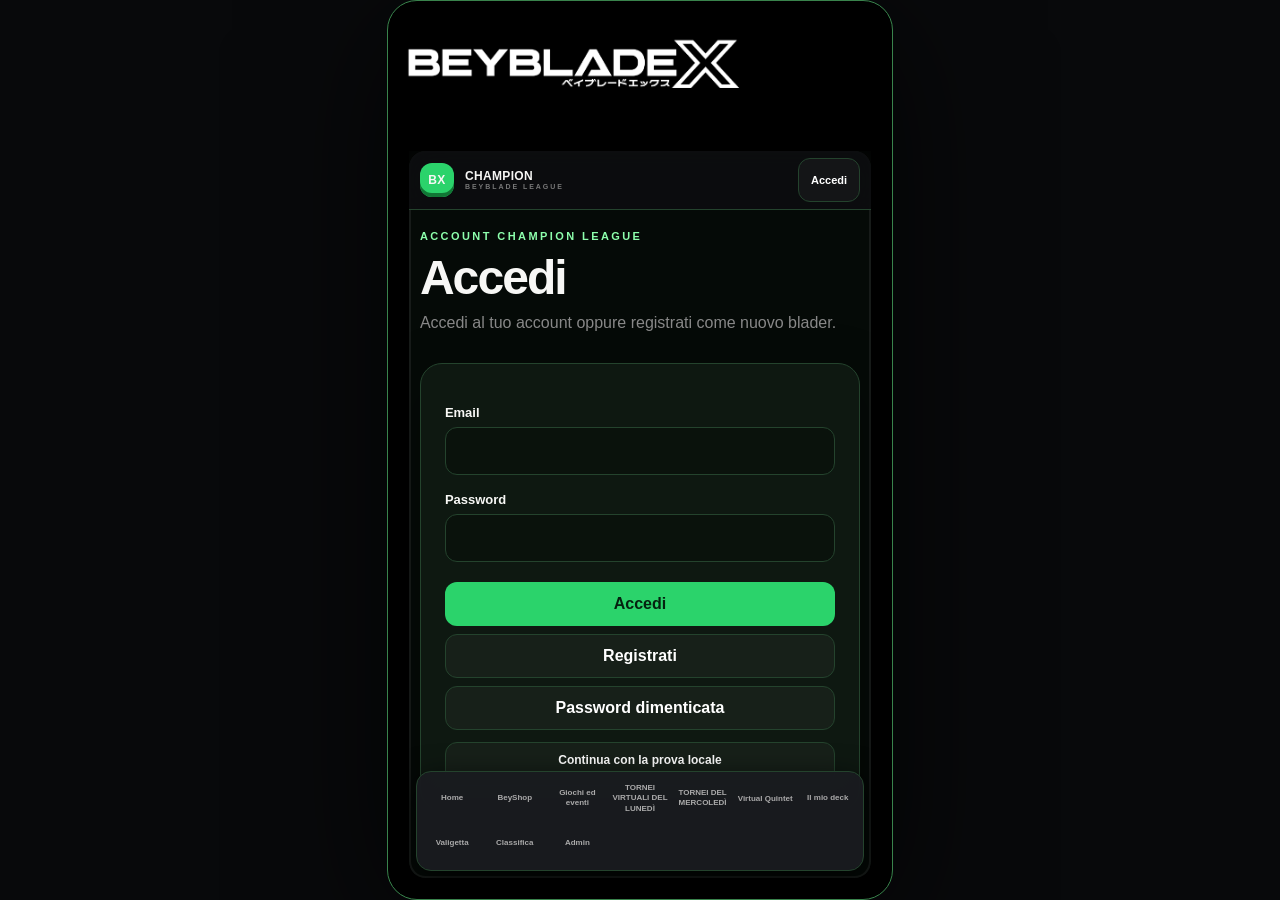
<file: index.html>
<!doctype html><html lang="it"><head><meta charset="utf-8"><meta name="viewport" content="width=device-width,initial-scale=1"><meta name="theme-color" content="#050a07"><link rel="manifest" href="./manifest.webmanifest"><link rel="icon" href="./icon.svg" type="image/svg+xml"><meta name="apple-mobile-web-app-capable" content="yes"><title>Beyblade Champion League</title><link rel="stylesheet" href="./style.css"><link rel="stylesheet" href="./beyblade.css"><script defer src="./vendor/supabase.js"></script><script defer src="./supabase-config.js"></script><script defer src="./original-ui.js"></script><script defer src="./deck-stats.js"></script><script defer src="./app.js"></script><link rel="apple-touch-icon" href="./icons/icon-180.png"></head><body><div class="pokedex-device"><div class="pokedex-screen"><div class="screen-scroll"><header class="top"><div class="shell"><div class="logo"><span class="mark">BX</span><span>CHAMPION<small>BEYBLADE LEAGUE</small></span></div><button id="account-button" class="btn secondary" data-page="login">Accedi</button></div></header><main class="main shell" id="app"><p>Caricamento Beyblade…</p></main><footer class="shell disclaimer">Progetto della community. Immagini e dati: <a href="https://github.com/catgamer109/Beydex-Public-Resources" target="_blank" rel="noopener">Beydex Public Resources</a>. BEYBLADE appartiene ai rispettivi titolari.</footer></div><nav class="nav" id="nav" aria-label="Menu principale"></nav></div></div><div id="feedback" role="status" aria-live="polite"></div></body></html>
</file>
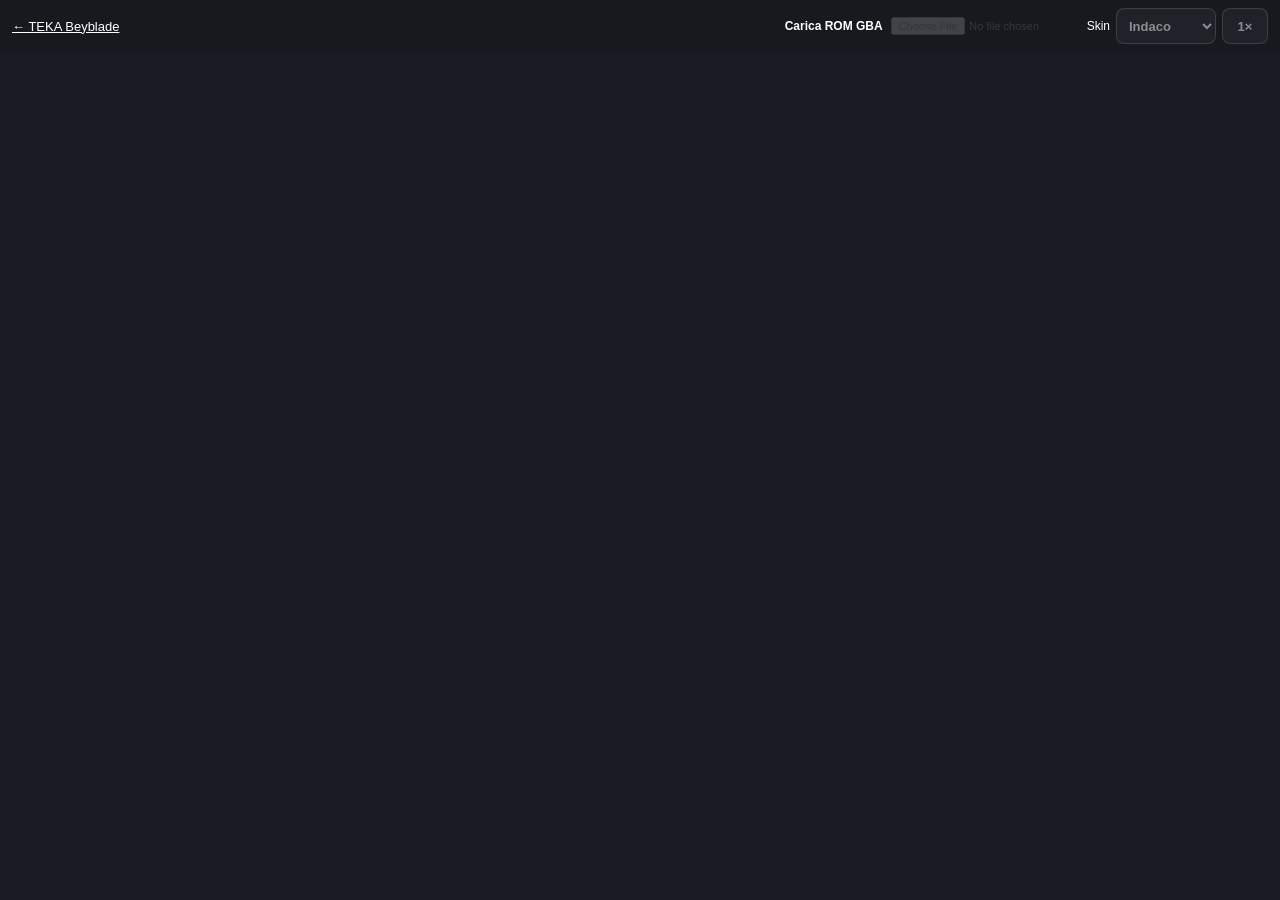
<file: emulator/index.html>
<!doctype html>
<html lang="it">
  <head>
    <meta charset="utf-8">
    <meta name="viewport" content="width=device-width,initial-scale=1,viewport-fit=cover">
    <title>Beyblade · Game Boy Advance</title>
    <script type="module" crossorigin src="./assets/index-40f193a196.js?v=emerald-1"></script>
    <link rel="stylesheet" crossorigin href="./assets/index-DIi9t4_9.css">
    <link rel="stylesheet" href="./game-screen.css?v=1">
    <script type="module" src="./game-screen.js?v=1"></script>
      <link rel="stylesheet" href="./quick-controls.css?v=1">
  </head>
  <body>
    <nav class="pokemon-nav"><a href="../">← TEKA Beyblade</a><div class="game-quick-controls"><label class="rom-upload">Carica ROM GBA<input id="gba-rom-input" type="file" accept=".gba" disabled></label><label for="skin-select">Skin</label><select id="skin-select" disabled><option value="indigo">Indaco</option><option value="glacier">Ghiaccio</option><option value="spice-orange">Arancio</option><option value="charcoal">Nero</option><option value="platinum">Argento</option><option value="fuchsia">Fucsia</option><option value="midnight-blue">Blu notte</option><option value="pink">Rosa</option><option value="gold">Oro</option><option value="famicom">Famicom</option><option value="nes">NES</option><option value="pikachu">Pikachu</option><option value="charizard">Charizard</option><option value="celebi">Celebi</option></select><button id="speed-toggle" type="button" disabled aria-label="Attiva velocità 2×" aria-pressed="false">1×</button></div></nav>
    <div id="root">Preparazione del Game Boy Advance…</div>
  </body>
</html>
</file>
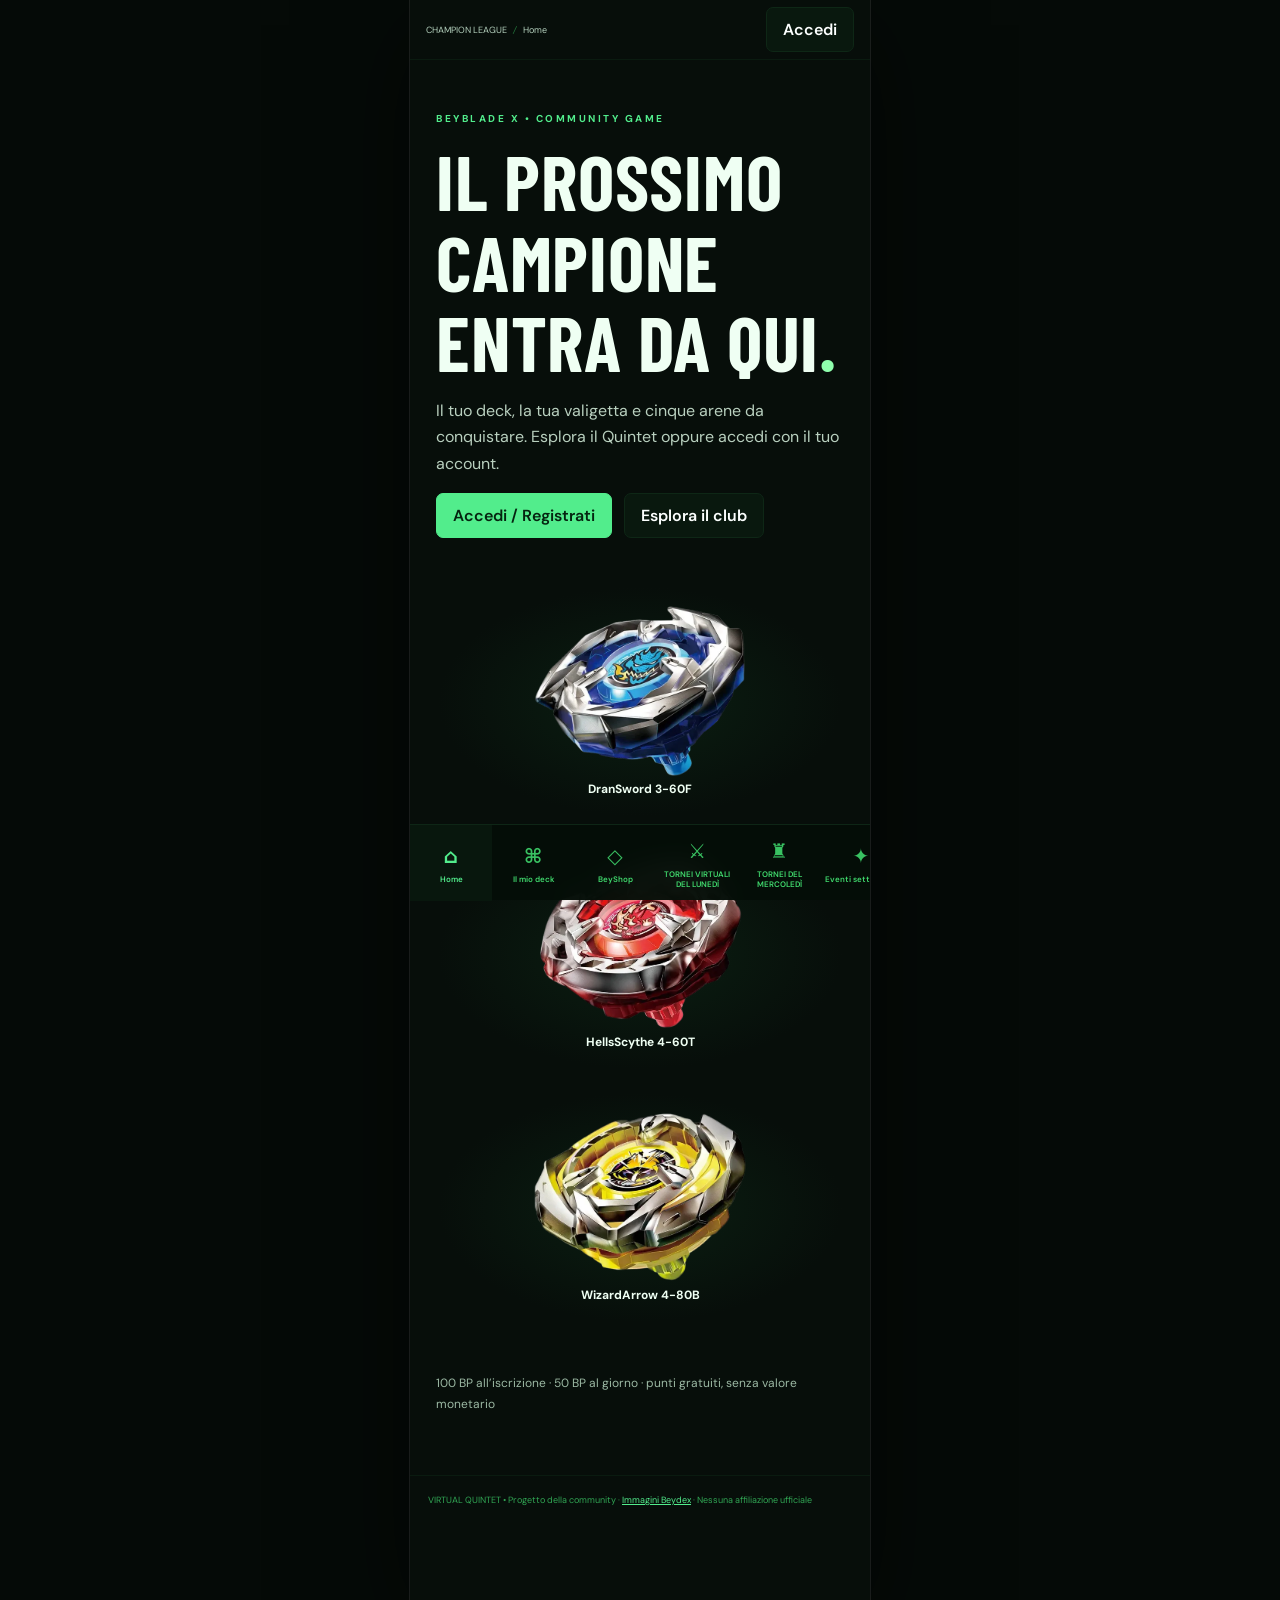
<file: games.html>
<!doctype html><html lang="it"><head><meta charset="UTF-8"><meta name="viewport" content="width=device-width, initial-scale=1"><meta name="theme-color" content="#050a07"><link rel="icon" href="./assets/icon-BPSHUrwV.svg"><link rel="manifest" href="./manifest.webmanifest"><title>Virtual Quintet • Beyblade X</title><script src="./supabase-config.js"></script><script src="./deck-stats.js"></script><link rel="apple-touch-icon" href="./assets/icon-180-C1kvj8vR.png">  <script type="module" crossorigin src="./assets/virtual-quintet.source-DKUE2NsC.js"></script>
  <link rel="modulepreload" crossorigin href="./assets/react-DsRUno5P.js">
  <link rel="modulepreload" crossorigin href="./assets/supabase-s3XNS0mn.js">
  <link rel="modulepreload" crossorigin href="./assets/qr-DpynCwP9.js">
  <link rel="stylesheet" crossorigin href="./assets/virtual-quintet-2HWU32M3.css">
</head><body><div id="vq-root"></div></body></html>
</file>
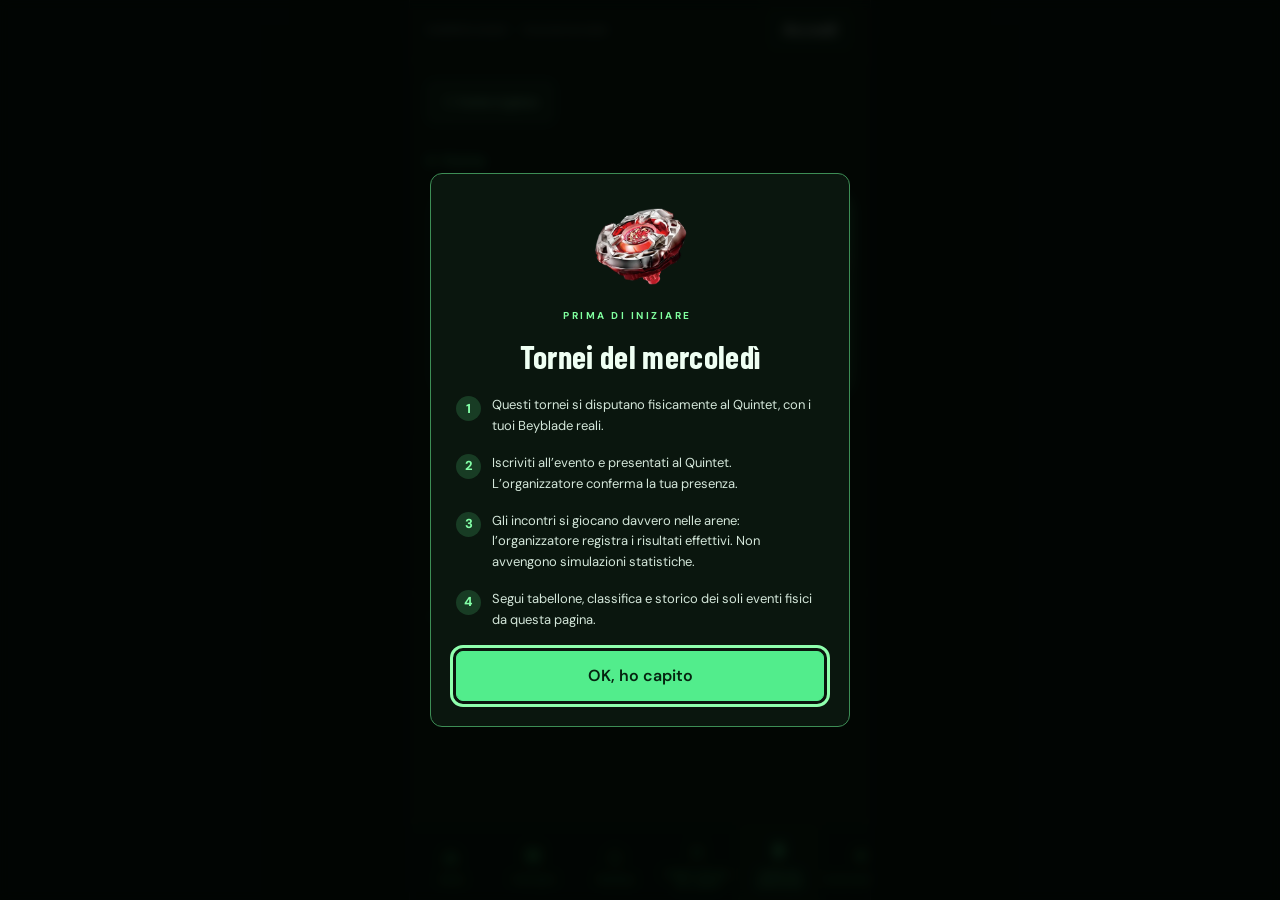
<file: real-tournaments.html>
<!doctype html><html lang="it"><head><meta charset="UTF-8"><meta name="viewport" content="width=device-width, initial-scale=1"><meta name="theme-color" content="#050a07"><link rel="icon" href="./assets/icon-BPSHUrwV.svg"><link rel="manifest" href="./manifest.webmanifest"><title>Tornei del mercoledì · Champion League</title><script src="./supabase-config.js"></script><script src="./deck-stats.js"></script><link rel="apple-touch-icon" href="./assets/icon-180-C1kvj8vR.png">  <script type="module" crossorigin src="./assets/virtual-quintet.source-DKUE2NsC.js"></script>
  <link rel="modulepreload" crossorigin href="./assets/react-DsRUno5P.js">
  <link rel="modulepreload" crossorigin href="./assets/supabase-s3XNS0mn.js">
  <link rel="modulepreload" crossorigin href="./assets/qr-DpynCwP9.js">
  <link rel="stylesheet" crossorigin href="./assets/virtual-quintet-2HWU32M3.css">
</head><body><div id="vq-root"></div></body></html>
</file>
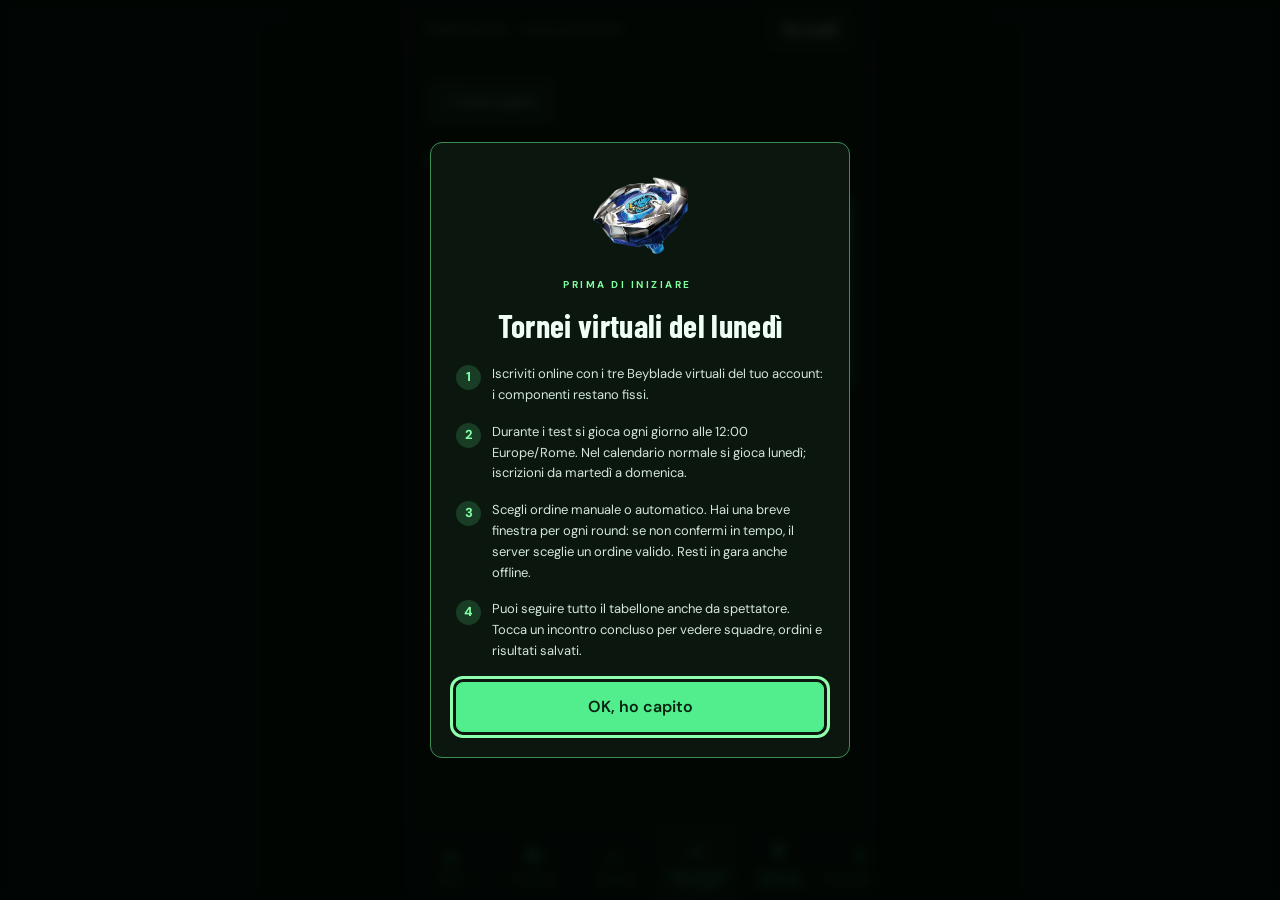
<file: virtual-tournaments.html>
<!doctype html><html lang="it"><head><meta charset="UTF-8"><meta name="viewport" content="width=device-width, initial-scale=1"><meta name="theme-color" content="#050a07"><link rel="icon" href="./assets/icon-BPSHUrwV.svg"><link rel="manifest" href="./manifest.webmanifest"><title>Tornei virtuali del lunedì · Champion League</title><script src="./supabase-config.js"></script><script src="./deck-stats.js"></script><link rel="apple-touch-icon" href="./assets/icon-180-C1kvj8vR.png">  <script type="module" crossorigin src="./assets/virtual-quintet.source-DKUE2NsC.js"></script>
  <link rel="modulepreload" crossorigin href="./assets/react-DsRUno5P.js">
  <link rel="modulepreload" crossorigin href="./assets/supabase-s3XNS0mn.js">
  <link rel="modulepreload" crossorigin href="./assets/qr-DpynCwP9.js">
  <link rel="stylesheet" crossorigin href="./assets/virtual-quintet-2HWU32M3.css">
</head><body><div id="vq-root"></div></body></html>
</file>
<file: style.css>
:root{--red:#268241;--red2:#0c2214;--ink:#0d0e10;--panel:#1a1c20;--yellow:#40d76c;--muted:#999;--line:#ffffff16;--green:#39c061}*{box-sizing:border-box}html{scroll-behavior:smooth;-webkit-text-size-adjust:100%}body{margin:0;min-width:320px;overflow-x:hidden;background:var(--ink);color:#f7f7f5;font-family:Inter,Arial,sans-serif;background-image:radial-gradient(circle at 90% 0,#26824144,transparent 32%)}button,input,textarea,select{font:inherit}button,a{cursor:pointer;touch-action:manipulation}.hidden{display:none!important}.shell{width:min(1180px,calc(100% - 32px));margin:auto}.top{position:sticky;top:0;z-index:20;border-bottom:1px solid var(--line);background:#0d0e10e8;backdrop-filter:blur(15px)}.top .shell{height:68px;display:flex;align-items:center;justify-content:space-between}.logo{display:flex;gap:11px;align-items:center;font-weight:900;letter-spacing:.03em}.mark{display:grid;place-items:center;width:42px;height:42px;border-radius:12px;background:var(--red);box-shadow:inset 0 -4px var(--red2)}.logo small{display:block;color:#777;font-size:9px;letter-spacing:.28em}.nav{display:flex;gap:5px}.nav button,.btn{border:0;border-radius:12px;min-height:44px;padding:10px 15px;background:transparent;color:#aaa;font-weight:800}.nav button:hover,.nav button.active{background:#ffffff0d;color:#fff}.btn.primary{background:var(--red);color:#fff}.btn.secondary{border:1px solid var(--line);background:#ffffff09;color:#fff}.main{padding:42px 0 100px}.eyebrow{color:var(--yellow);font-size:11px;font-weight:900;letter-spacing:.22em;text-transform:uppercase}.title{font-size:clamp(32px,5vw,48px);margin:8px 0 5px;letter-spacing:-.04em}.sub{color:#888;margin:0 0 28px;max-width:650px;line-height:1.6}.grid{display:grid;gap:20px}.cols{grid-template-columns:1.35fr .65fr}.panel{border:1px solid var(--line);border-radius:22px;background:var(--panel);box-shadow:0 20px 60px #0005;overflow:hidden}.pad{padding:24px}.bar{height:7px;background:var(--red)}.profile-head{display:flex;justify-content:space-between;gap:20px}.profile h2{font-size:34px;margin:8px 0}.chips{display:flex;flex-wrap:wrap;gap:8px}.chip{padding:8px 11px;border-radius:9px;background:#0004;color:#aaa;font-size:12px}.balance{background:#40d76c13;border:1px solid #40d76c33;border-radius:16px;padding:15px;color:var(--yellow);white-space:nowrap}.balance b{display:block;font-size:28px;margin-top:4px}.rule{height:1px;background:var(--line);margin:24px 0}.badges{display:grid;grid-template-columns:repeat(8,1fr);gap:8px}.badge{aspect-ratio:1;display:grid;place-items:center;border:1px solid #ffffff0c;border-radius:12px;background:#0003;color:#555;font-size:22px}.badge.on{color:var(--yellow);border-color:#40d76c55;background:#40d76c12}.stats{display:grid;grid-template-columns:repeat(2,1fr);gap:10px;margin-top:20px}.stat{background:#0004;padding:16px;border-radius:13px}.stat small{color:#777}.stat b{display:block;font-size:21px;margin-top:4px}.actions{display:grid;gap:9px;margin-top:16px}.actions .btn{text-align:left}.list .row{display:grid;grid-template-columns:60px 1fr 130px 120px;align-items:center;gap:12px;padding:16px 22px;border-bottom:1px solid #ffffff0b}.list .row:hover{background:#ffffff08}.rank{display:grid;place-items:center;width:38px;height:38px;border-radius:50%;background:#ffffff0b;font-weight:900}.rank.top3{background:var(--yellow);color:#111}.muted{color:#777;font-size:12px}.yellow{color:var(--yellow)}.green{color:var(--green)}.form{width:min(650px,100%);margin:auto}.field{width:100%;min-height:48px;padding:13px 15px;margin-top:7px;border:1px solid var(--line);border-radius:12px;background:#0004;color:#fff;outline:0}.field:focus{border-color:#40d76c88}label{display:block;margin-top:17px;font-size:13px;font-weight:800}.form-actions{display:flex;gap:10px;margin-top:22px}.notice{padding:12px;border-radius:12px;background:#26824122;color:#52f58c;margin-top:15px}.success{text-align:center;padding:45px}.success .big{font-size:55px;color:var(--green)}.tx-row{display:grid;grid-template-columns:minmax(0,1fr) auto;gap:12px;padding:17px 20px;border-bottom:1px solid #ffffff0b}.tx-row span{min-width:0}.qr{text-align:center}.qr canvas{background:white;padding:15px;border-radius:16px;max-width:100%;height:auto}.admin-stats{grid-template-columns:repeat(3,1fr)}.admin-stats .panel{padding:20px}.admin-stats b{font-size:25px;display:block;margin-top:12px}.mobile{display:none}.disclaimer{text-align:center;color:#555;font-size:11px;margin-top:20px}
    @media(max-width:800px){.shell{width:min(100% - 24px,680px)}.top .shell{height:60px}.top .btn{min-height:38px;padding:7px 10px;font-size:11px}.logo{font-size:13px;gap:8px}.logo small{font-size:7px}.mark{width:36px;height:36px;border-radius:10px}.nav{position:fixed;bottom:max(8px,env(safe-area-inset-bottom));left:8px;right:8px;display:grid;grid-template-columns:repeat(7,1fr);gap:2px;background:#1a1c20f5;border:1px solid var(--line);border-radius:17px;padding:6px;justify-content:space-around;box-shadow:0 10px 40px #000;backdrop-filter:blur(18px)}.nav button{min-width:0;min-height:46px;padding:6px 2px;font-size:9px;white-space:nowrap;overflow:hidden;text-overflow:ellipsis}.cols{grid-template-columns:1fr}.profile-head{flex-direction:column}.balance{width:100%;white-space:normal}.badges{grid-template-columns:repeat(4,1fr)}.list .row{grid-template-columns:42px minmax(0,1fr) auto;padding:14px 12px}.list .row .desktop{display:none}.list .row>span:nth-child(2){min-width:0}.list .row>span:nth-child(2) b{display:block;overflow:hidden;text-overflow:ellipsis;white-space:nowrap}.admin-stats{grid-template-columns:1fr}.mobile{display:block}.main{padding-top:24px;padding-bottom:calc(92px + env(safe-area-inset-bottom))}.title{font-size:32px;line-height:1.05}.sub{font-size:14px;margin-bottom:22px}.panel{border-radius:18px}.pad{padding:18px}.profile h2{font-size:28px}.balance b{font-size:25px}.stats{grid-template-columns:1fr 1fr}.stat{padding:13px}.stat b{font-size:17px}.actions .btn{min-height:50px}.tx-row{padding:15px 14px;font-size:13px}.tx-row b:last-child{font-size:13px}.form-actions{display:grid;grid-template-columns:1fr}.form-actions .btn{width:100%}.success{padding:32px 18px}.qr canvas{width:min(100%,280px)!important}.eyebrow{letter-spacing:.16em}}
    @media(max-width:380px){.shell{width:calc(100% - 18px)}.nav{left:5px;right:5px;padding:5px 3px}.nav button{font-size:8px}.top .btn{font-size:0;width:40px}.top .btn:after{content:'↻';font-size:19px}#notification-button:after{content:'🔔'}#register-button:after{content:'+'}.badges{gap:6px}.profile h2{font-size:25px}.title{font-size:29px}.chip{font-size:10px}.stats{grid-template-columns:1fr}.list .row{grid-template-columns:38px minmax(0,1fr) auto;gap:7px}.rank{width:34px;height:34px}.list .row>.btn{padding:8px;font-size:10px}}
    @media print{.top,.nav,.no-print{display:none}.panel{box-shadow:none}.main{padding:0}body{background:white;color:#111}.qr canvas{border:1px solid #ddd}}
  

    .feature-grid{display:grid;grid-template-columns:repeat(3,1fr);gap:14px}.feature{padding:18px;border:1px solid var(--line);border-radius:16px;background:#0003}.feature b{display:block;margin:7px 0}.catalog{display:grid;grid-template-columns:repeat(3,1fr);gap:15px}.product{display:flex;flex-direction:column;padding:19px}.product .price{font-size:22px;color:var(--yellow);margin-top:auto;padding-top:18px}.tag,.status{display:inline-flex;width:max-content;border-radius:99px;padding:5px 9px;background:#ffffff0b;color:#aaa;font-size:10px;font-weight:900;text-transform:uppercase;letter-spacing:.08em}.status.valid,.status.confirmed,.status.ready{background:#39c06120;color:var(--green)}.status.used,.status.delivered{background:#40d76c20;color:var(--yellow)}.status.refunded,.status.cancelled,.status.expired{background:#26824130;color:#52f58c}.event-hero{display:grid;grid-template-columns:1fr 310px;gap:22px}.event-info{display:grid;grid-template-columns:repeat(2,1fr);gap:10px;margin-top:20px}.ticket{border:1px dashed #40d76c66;background:#40d76c0b}.ticket-code{font-family:monospace;font-size:18px;letter-spacing:.1em}.participants{display:flex;flex-wrap:wrap;gap:7px}.receipt{width:min(580px,100%);margin:auto}.admin-tools{display:flex;flex-wrap:wrap;gap:8px;margin-bottom:18px}
    @media(max-width:800px){.feature-grid,.catalog{grid-template-columns:1fr}.event-hero{grid-template-columns:1fr}.event-info{grid-template-columns:1fr 1fr}.product{min-height:0}.ticket-code{font-size:15px}.admin-tools{display:grid;grid-template-columns:1fr 1fr}.admin-tools .btn{padding:8px;font-size:11px}}
    .btn.with-icon{display:flex;align-items:center;gap:10px}.btn-icon{width:24px;height:24px;object-fit:contain;flex:0 0 24px}.btn.primary .btn-icon{filter:none}.gym-leader{float:right;width:200px;height:200px;margin:-4px 0 16px 20px;display:grid;place-items:center;border-radius:22px;background:linear-gradient(145deg,#ffffff0d,#0003);overflow:hidden}.gym-leader img{width:100%;height:100%;object-fit:contain}.gym-leader figcaption{display:none}.admin-form-grid{display:grid;grid-template-columns:1fr 1fr;gap:0 14px}.admin-form-grid .wide{grid-column:1/-1}.admin-form-grid label{min-width:0}.admin-form-grid .field{min-width:0}.modal-backdrop{position:fixed;inset:0;z-index:100;display:grid;place-items:center;padding:16px;background:#000c;backdrop-filter:blur(8px)}.modal-card{width:min(720px,100%);max-height:calc(100vh - 32px);overflow:auto}
    .bug-pokemon{display:block;width:150px;height:150px;margin:8px auto 14px;object-fit:contain}.net-ball-choice{display:block;width:160px;height:160px;margin:12px auto 18px;object-fit:contain;transition:transform .18s ease,filter .18s ease}.feature:hover .net-ball-choice{transform:scale(1.06);filter:drop-shadow(0 8px 18px #39c06144)}.bug-result-image{display:block;width:190px;height:190px;margin:0 auto 12px;object-fit:contain}
    .btn.secondary.limited-event-button{background:linear-gradient(120deg,#102c19,#2a8d47);border:1px solid #4af57d;color:#fff;box-shadow:0 0 14px #3ccc672b;text-align:left}.btn.secondary.limited-event-button:hover{background:linear-gradient(120deg,#268141,#31a553)}.limited-event-copy{display:flex;flex-direction:column;gap:4px;min-width:0}.limited-event-copy small{font-size:11px;line-height:1.4;font-weight:500;color:#f7fff9;white-space:normal}
    .fossils-beta-badge{margin-left:auto;padding:5px 8px;border-radius:999px;background:#39c0611f;color:#48f37a;font-size:10px;white-space:nowrap}
    .quick-event-button{display:flex;align-items:center;gap:9px}.quick-event-button .quick-event-status{margin-left:auto;padding:5px 8px;border-radius:999px;background:#ffffff0b;color:#999;font-size:10px}.quick-event-button .quick-event-status.open{background:#39c0611f;color:#39c061}.quick-event-button .quick-event-status.closed{background:#40d76c18;color:#40d76c}.fossil-rocks{display:grid;grid-template-columns:repeat(3,1fr);gap:12px}.fossil-rock{min-width:0;padding:18px 8px;text-align:center}.fossil-rock button{width:100%;border:0;background:transparent;color:inherit}.fossil-rock img{display:block;width:min(150px,100%);aspect-ratio:1;margin:auto;object-fit:contain}.fossil-rock.revealed{background:#39c0610b;border-color:#39c06133}@media(max-width:560px){.fossil-rocks{grid-template-columns:1fr}.fossil-rock img{width:130px}}
    @media(max-width:800px){.gym-leader{width:150px;height:150px;margin-left:14px}.admin-form-grid{grid-template-columns:1fr}}
    @media(max-width:380px){.event-info{grid-template-columns:1fr}.admin-tools{grid-template-columns:1fr}.btn-icon{width:22px;height:22px;flex-basis:22px}.gym-leader{float:none;width:100%;height:180px;margin:14px 0}#register-button{font-size:9px!important;width:auto!important;padding:6px!important}#register-button:after{content:none!important}}
  
.qr #qr-canvas{width:min(100%,420px)!important;height:auto!important}.qr-fullscreen{position:fixed;inset:0;z-index:200;display:grid;place-items:center;padding:20px;background:#000}.qr-fullscreen img{width:min(92vw,680px);height:auto;background:#fff}
@media(max-width:800px){.feature-grid .feature{grid-column:auto!important}}

    .btn.danger{border:1px solid #26824166;background:#26824118;color:#52f58c}.event-banner{display:flex;align-items:center;justify-content:space-between;gap:20px;margin-bottom:18px}.event-count{min-width:145px;padding:16px;border-radius:15px;background:#0004;text-align:center}.event-count b{display:block;font-size:30px;color:var(--yellow)}.event-count small{color:#888}.rocket-head,.rocket-row{display:grid;grid-template-columns:minmax(0,1fr) 190px 150px;gap:15px;align-items:center;padding:17px 22px}.rocket-head{border-bottom:1px solid var(--line);color:#777;font-size:10px;font-weight:900;text-transform:uppercase;letter-spacing:.12em}.rocket-row{border-bottom:1px solid #ffffff0b}.rocket-row>:last-child{text-align:right}.admin-event-grid{display:grid;grid-template-columns:repeat(2,minmax(0,1fr));gap:16px}.row-actions{display:flex;gap:6px;justify-content:flex-end}
    @media(max-width:800px){body{background-image:radial-gradient(circle at 80% 0,#26824133,transparent 24%)}.top{border-bottom-color:#ffffff0c}.main{padding-top:20px}.eyebrow{font-size:10px}.title{font-size:30px;margin-top:6px}.sub{line-height:1.5}.panel{box-shadow:0 10px 30px #0004}.feature-grid{gap:10px}.feature{padding:16px}.event-banner{align-items:flex-start;flex-direction:column}.event-count{width:100%;display:flex;align-items:center;justify-content:space-between;text-align:left}.event-count b{font-size:25px}.rocket-head{display:none}.rocket-row{grid-template-columns:minmax(0,1fr) auto;padding:16px}.rocket-row .status{grid-column:1}.rocket-row>:last-child{grid-column:2;grid-row:1;text-align:right}.admin-event-grid{grid-template-columns:1fr}.row-actions{grid-column:1/-1;justify-content:stretch}.row-actions .btn{flex:1}.nav{overflow:hidden}.nav button{letter-spacing:-.02em}.field{font-size:16px}.btn{min-height:48px}.profile .pad{padding:17px}.profile-head{gap:12px}}
    @media(max-width:380px){.rocket-row{padding:14px 12px}.event-count{padding:12px}.admin-tools{display:flex;flex-direction:column}.admin-tools .btn{width:100%}}
  

    :root{
      --pokedex-frame-width:1080;
      --pokedex-frame-height:1920;
      --pokedex-screen-top:16.666667%;
      --pokedex-screen-left:4.166667%;
      --pokedex-screen-width:91.666667%;
      --pokedex-screen-height:80.989583%;
    }
    body{height:100dvh;overflow:hidden;display:grid;place-items:center;background:#08090b}
    .pokedex-device{position:relative;width:min(100vw,56.25dvh);aspect-ratio:1080/1920;overflow:hidden;background-image:url('./sfondo.png'),linear-gradient(155deg,#07120b 0%,#268241 42%,#091a0f 100%);background-size:100% 100%;background-position:center;background-repeat:no-repeat;filter:drop-shadow(0 24px 70px #000a)}
    html.halloween-background .pokedex-device{background-image:url('./sfondo%20halloween.png'),linear-gradient(155deg,#06110a 0%,#102c1a 42%,#050c07 100%)}
    .pokedex-screen{position:absolute;top:var(--pokedex-screen-top);left:var(--pokedex-screen-left);width:var(--pokedex-screen-width);height:var(--pokedex-screen-height);overflow:hidden;border-radius:clamp(8px,1.3vw,18px);background:var(--ink);box-shadow:inset 0 0 0 2px #ffffff12}
    .screen-scroll{height:100%;overflow-x:hidden;overflow-y:auto;overscroll-behavior:contain;scrollbar-width:thin;scrollbar-color:#268241 #111}
    .screen-scroll::-webkit-scrollbar{width:5px}.screen-scroll::-webkit-scrollbar-track{background:#111}.screen-scroll::-webkit-scrollbar-thumb{background:var(--red);border-radius:10px}
    .pokedex-screen .shell{width:calc(100% - 22px)}
    .pokedex-screen .main{padding-top:20px;padding-bottom:82px}
    .pokedex-screen .top .shell{height:58px}
    .pokedex-screen .nav{position:absolute!important;z-index:50;left:7px!important;right:7px!important;bottom:7px!important;top:auto;display:grid!important;grid-template-columns:repeat(7,1fr);gap:2px;padding:5px;border:1px solid var(--line);border-radius:15px;background:#1a1c20f5;box-shadow:0 8px 30px #000b;backdrop-filter:blur(16px)}
    .pokedex-screen .nav button{min-width:0;min-height:43px;padding:5px 2px;font-size:8px;overflow:hidden;text-overflow:ellipsis;white-space:nowrap}
    .supabase-status{position:absolute;right:9px;bottom:64px;z-index:60;padding:7px 9px;border-radius:9px;background:#1a1c20;border:1px solid #ffffff16;color:#999;font-size:9px}
    .pokedex-screen .cols,.pokedex-screen .feature-grid,.pokedex-screen .catalog,.pokedex-screen .admin-event-grid{grid-template-columns:1fr}
    .pokedex-screen .feature{grid-column:auto!important}.pokedex-screen .profile-head{flex-direction:column}.pokedex-screen .badges{grid-template-columns:repeat(4,1fr)}
    .pokedex-screen .event-hero{grid-template-columns:1fr}.pokedex-screen .list .row{grid-template-columns:40px minmax(0,1fr) auto;padding:13px 11px}.pokedex-screen .desktop{display:none!important}
    @media(max-width:560px){.pokedex-device{width:100vw}.pokedex-screen{border-radius:9px}.pokedex-screen .logo{font-size:12px}.pokedex-screen .mark{width:34px;height:34px}.pokedex-screen .title{font-size:27px}.pokedex-screen .top .btn{font-size:0;width:39px}.pokedex-screen .top .btn:after{content:'↪';font-size:17px}.pokedex-screen #notification-button:after{content:'🔔';font-size:17px}}
    @media print{body{display:block;height:auto;overflow:visible}.pokedex-device{width:100%;aspect-ratio:auto;background:none;filter:none}.pokedex-screen{position:static;width:100%;height:auto}.screen-scroll{overflow:visible}.pokedex-screen .nav{display:none!important}}
  

    .badge{position:relative;overflow:hidden;padding:4px}.badge img{display:block;width:82%;height:82%;object-fit:contain;image-rendering:auto}.badge.badge-psico img{width:96%;height:96%}.psico-block-shape{display:block;width:82%;aspect-ratio:1;border-radius:50%;background:#b4b7b8}.badge small{position:absolute;left:3px;right:3px;bottom:2px;padding:2px;border-radius:5px;background:#0d0e10cc;color:#ddd;font-size:7px;font-weight:800;text-align:center;line-height:1}.badge-fallback{font-size:24px;color:#777}.badge.on .badge-fallback{color:var(--yellow)}
    .trainer-class-grid{display:grid;grid-template-columns:repeat(3,1fr);gap:9px;margin-top:15px}.trainer-class-option{min-height:76px;border:1px solid var(--line);border-radius:13px;background:#0003;color:#ddd;padding:10px;text-align:center;font-weight:800}.trainer-class-option span{display:block;font-size:25px;margin-bottom:5px}.trainer-class-option.selected{border-color:#40d76c88;background:#40d76c14;color:var(--yellow)}.trainer-avatar{position:relative;display:grid;place-items:center;width:112px;height:112px;flex:0 0 112px;border:2px solid #40d76c55;border-radius:20px;background:linear-gradient(145deg,#40d76c18,#0005);overflow:hidden}.trainer-avatar img{width:100%;height:100%;object-fit:contain;image-rendering:auto}.trainer-avatar-fallback{font-size:42px;color:var(--yellow)}.gift-slot-grid{display:grid;grid-template-columns:repeat(2,minmax(0,1fr));gap:10px;margin-top:16px}.gift-slot{display:grid;grid-template-columns:64px minmax(0,1fr) 82px;gap:9px;align-items:end;padding:11px;border:1px solid var(--line);border-radius:14px;background:#0003}.gift-slot-preview{display:grid;place-items:center;width:64px;height:64px;border-radius:11px;background:#ffffff08;color:#777;font-weight:900}.gift-slot-preview img{width:100%;height:100%;object-fit:contain}.gift-slot label{margin:0}.gift-slot-number{font-size:10px;color:var(--yellow);font-weight:900;text-transform:uppercase}
    @media(max-width:560px){.trainer-class-grid{grid-template-columns:repeat(2,1fr)}.trainer-avatar{width:86px;height:86px;flex-basis:86px;border-radius:16px}.trainer-avatar-fallback{font-size:34px}.profile-edit-actions{display:grid!important;grid-template-columns:1fr 1fr!important;gap:6px}.profile-edit-actions .btn{min-width:0;padding:8px 6px;font-size:10px;line-height:1.2}.gift-slot-grid{grid-template-columns:1fr}.gift-slot{grid-template-columns:58px minmax(0,1fr) 72px}.gift-slot-preview{width:58px;height:58px}}
    @media(max-width:380px){.badge small{font-size:6px}.badge img{width:78%;height:78%}}
</file>
<file: beyblade.css>
a{color:var(--yellow)}.bey-image{width:100%;height:175px;object-fit:contain}.avatar{width:88px;height:88px;object-fit:contain}.product h2{overflow-wrap:anywhere}.product .btn{margin-top:auto}.filters{display:flex;gap:12px;margin-bottom:20px}.filters .field{margin:0}.empty{padding:26px;color:#aaa;line-height:1.7}.deck-card select{margin-bottom:8px}#feedback:not(:empty){position:fixed;right:20px;bottom:20px;z-index:100;background:#25282e;border:1px solid #40d76c66;padding:16px;max-width:calc(100vw - 40px);border-radius:12px}.demo-note{margin:0 0 18px;padding:10px 12px;background:#40d76c0b;border:1px solid #40d76c33;border-radius:12px;font-size:11px;color:var(--yellow);line-height:1.5}.pokedex-screen .nav{grid-template-columns:repeat(7,minmax(0,1fr))}.pokedex-screen .product h2{font-size:19px}.pokedex-screen footer{padding-bottom:85px}.pokedex-screen .badge span{opacity:.25}.pokedex-screen .badge.on span{opacity:1}.pokedex-screen .filters{flex-direction:column}.pokedex-screen .profile-edit-actions{display:flex;flex-wrap:wrap}.pokedex-screen .btn-icon{object-fit:contain}.pokedex-screen .catalog{grid-template-columns:1fr}.pokedex-screen .top .shell{gap:6px}.pokedex-screen .logo{font-size:12px}.pokedex-screen .mark{width:34px;height:34px}.pokedex-screen .logo small{font-size:7px}.pokedex-screen .trainer-avatar{flex-shrink:0}.pokedex-screen .top #auth-button{font-size:11px;width:auto}.pokedex-screen .top #auth-button:after{content:none}.conversion-state{padding:7px 10px;border:1px solid #40d76c44;border-radius:8px;color:var(--yellow);font-size:11px;margin:8px 0}.catalog .product{gap:8px}button:focus-visible,a:focus-visible{outline:2px solid var(--yellow);outline-offset:3px}@media(max-width:560px){.pokedex-screen .top #auth-button{font-size:10px;padding:7px 8px}.pokedex-screen .top #register-button{font-size:9px!important;width:auto!important}.pokedex-screen #register-button:after{content:none}.trainer-avatar{width:86px;height:86px;flex-basis:86px}.pokedex-screen .profile h2{font-size:28px}}
/* Valigetta: box da trenta spazi, con una quantità per componente. */
.box-filters{display:grid;grid-template-columns:1fr 1fr;gap:12px;margin:0 0 18px}.box-filters label{margin:0}.collection-box{background:linear-gradient(150deg,#24282c,#14171b);padding:12px}.box-toolbar{display:flex;align-items:center;justify-content:space-between;gap:10px;margin-bottom:14px;text-align:center}.box-toolbar small{display:block;color:#999;font-size:11px;margin-top:4px}.box-toolbar b{color:var(--yellow);letter-spacing:.12em}.box-toolbar .btn{font-size:24px;line-height:1;padding:8px 15px}.box-grid{display:grid;grid-template-columns:repeat(6,minmax(0,1fr));gap:6px}.box-slot{position:relative;min-width:0;min-height:76px;border:1px solid #ffffff20;border-radius:9px;background:#0d1013;color:#fff;padding:5px 2px 14px;display:flex;flex-direction:column;align-items:center;justify-content:center}.box-slot:hover:not(.empty-slot),.box-slot.selected{border-color:var(--yellow);background:#40d76c13}.box-image{width:100%;height:42px;object-fit:contain;filter:drop-shadow(0 3px 3px #0008)}.box-quantity{position:absolute;top:2px;right:3px;background:#111d;border-radius:5px;padding:2px 3px;color:var(--yellow);font-size:10px;font-weight:900}.box-name{font-size:8px;line-height:1.2;overflow-wrap:anywhere;max-width:100%;margin-top:3px;text-align:center}.box-slot.empty-slot{background:#0002;border-style:dashed;opacity:.4}.box-detail,.box-empty{margin-top:16px}.box-detail .bey-image{height:140px}.box-detail h2{margin-bottom:4px}.btn:disabled{opacity:.35;cursor:default}.starter-sets{display:grid;gap:20px}.starter-set h2{font-size:27px;margin:8px 0 16px}.starter-members{display:grid;gap:10px;grid-template-columns:1fr 1fr;margin-bottom:18px}.starter-member{border:1px solid var(--line);border-radius:13px;background:#0003;padding:12px;min-width:0;text-align:center}.starter-member.starter-main{grid-column:1/-1;border-color:#40d76c66;background:#40d76c08}.starter-member .bey-image{height:110px}.starter-member.starter-main .bey-image{height:170px}.starter-member h3{font-size:14px;margin:8px 0;overflow-wrap:anywhere}.starter-member .muted{font-size:10px;line-height:1.5}.starter-member .tag{font-size:8px;margin-bottom:8px}.starter-main h3{font-size:20px}.starter-set .pad>.btn{width:100%}.starter-chosen{color:var(--green);font-weight:800;text-align:center}.starter-set .pad{padding:18px}@media(max-width:380px){.box-grid{gap:4px}.box-slot{min-height:68px}.box-image{height:34px}.box-name{font-size:7px}.box-filters{grid-template-columns:1fr}.starter-member{padding:9px}}
.box-slot{height:68px;min-height:68px;overflow:hidden;padding:3px 2px 9px}.box-image{height:34px;flex-shrink:0}.box-name{max-height:19px;overflow:hidden}.box-toolbar .btn{min-height:38px}.box-toolbar{margin-bottom:10px}
.trial-tag{padding:7px 10px;border:1px solid #40d76c55;border-radius:9px;color:var(--yellow);background:#40d76c10;font-size:10px;font-weight:900;white-space:nowrap;letter-spacing:.04em}

.pokedex-screen .nav [data-page="virtual-quintet"]{white-space:normal;line-height:1.2}
.deck-preview{margin-bottom:20px}.deck-bey-image{display:block;width:100%;height:185px;object-fit:contain;filter:drop-shadow(0 12px 16px #0006)}.deck-image-placeholder{display:grid;place-items:center;height:150px;border:1px dashed var(--line);border-radius:13px;color:#999;font-size:13px}.deck-combo-name{text-align:center;font-weight:800;line-height:1.4;margin:8px 0 16px}.deck-preview>.muted{text-align:center}.deck-stat-totals{display:grid;grid-template-columns:repeat(3,minmax(0,1fr));gap:8px}.deck-stat-totals>div{padding:12px 5px;text-align:center;background:#0004;border:1px solid var(--line);border-radius:12px}.deck-stat-totals small{display:block;color:#999;font-size:11px}.deck-stat-totals b{display:block;font-size:24px;margin-top:7px;color:var(--yellow)}.deck-grand-total{display:flex;align-items:center;justify-content:space-between;padding:12px 15px;margin-top:10px;border-radius:11px;background:#40d76c12;color:var(--yellow);font-weight:800}.deck-grand-total b{font-size:23px}.deck-stat-notice{font-size:13px;line-height:1.6;color:#aaa;padding:12px;border:1px solid var(--line);border-radius:11px}.deck-stat-breakdown{margin-top:14px;font-size:12px}.deck-stat-breakdown summary{cursor:pointer;min-height:36px;line-height:1.6}.deck-table-scroll{overflow-x:auto}.deck-stat-breakdown table{width:100%;border-collapse:collapse;margin-top:8px}.deck-stat-breakdown th,.deck-stat-breakdown td{padding:9px 5px;border-bottom:1px solid var(--line);text-align:right;font-size:11px}.deck-stat-breakdown th:first-child{text-align:left;max-width:115px;overflow-wrap:anywhere}.deck-stat-breakdown tbody th{font-weight:500}.deck-stat-breakdown .muted{font-size:10px;line-height:1.6}.deck-preview .deck-mode{font-size:12px}
.local-demo-link{display:block;width:100%;margin-top:12px;text-align:center;text-decoration:none;font-size:12px}.pokedex-screen .top #account-button{font-size:11px;width:auto;min-width:55px;padding:8px 12px}.pokedex-screen .top #account-button:after{content:none}#login-error,#register-error,#recovery-message,#password-message{font-size:13px;line-height:1.5}#auth-form button:disabled,#recovery-form button:disabled,#reset-form button:disabled{opacity:.5;cursor:wait}
/* Giochi nella Home: carte illustrate, accesso diretto a un solo gioco. */
.home-games{display:grid;gap:12px;margin-bottom:26px}.home-game{display:flex;align-items:center;gap:12px;min-height:132px;padding:16px 12px;text-decoration:none;color:#fff;border:1px solid #ffffff20;border-radius:19px;background:radial-gradient(circle at 10% 50%,#102d1a,transparent 60%),#07140c;box-shadow:0 8px 18px #0003}.home-game>img{width:94px;height:100px;object-fit:contain;filter:drop-shadow(0 8px 7px #0008);flex-shrink:0}.home-game .game-copy{display:flex;flex-direction:column;gap:7px;min-width:0}.home-game small{font-size:9px;letter-spacing:.08em;text-transform:uppercase;color:#4af57e}.home-game strong{font-size:21px;line-height:1.05}.home-game .game-copy>span{font-size:11px;line-height:1.5;color:#dde9df}.home-game>b{font-size:30px;color:#4af57e;margin-left:auto}.game-only-one{background:radial-gradient(circle at 0 50%,#23763c,transparent 80%),#08160d}.game-triangle{background:radial-gradient(circle at 0 50%,#0e2717,transparent 80%),#07120b}.game-lucky{background:radial-gradient(circle at 0 50%,#247a3e,transparent 80%),#07130b}.home-game:hover{border-color:#4af57e}.home-game:active{transform:scale(.98)}
:root{--red:#2bd36b;--red2:#117735;--yellow:#8dffac;--green:#53ed88;--ink:#050a07;--panel:#0e1811;--line:#24432d}.home-game,.game-only-one,.game-triangle,.game-lucky{background:radial-gradient(circle at 0 50%,#245c35,transparent 80%),#0b1b10;border-color:#2c5035}.home-game small,.home-game>b{color:#91ffad}.home-game .game-copy>span{color:#c8ddce}.home-game:hover{border-color:#91ffad}.btn.primary{color:#052210}

.pokedex-device,html.halloween-background .pokedex-device{background-image:url('./sfondo.png'),linear-gradient(150deg,#061009 0%,#1f7739 45%,#07150b 100%);border:1px solid #39834c;border-radius:30px}.pokedex-screen{border-color:#244c30}

.pokedex-screen .nav{display:flex;overflow-x:auto;flex-wrap:nowrap}.pokedex-screen .nav button{flex:0 0 80px;white-space:normal;line-height:1.3;font-size:8px}.pokedex-screen .nav [data-page="real-tournaments"],.pokedex-screen .nav [data-page="virtual-tournaments"]{flex-basis:112px}
</file>
<file: emulator/assets/index-DIi9t4_9.css>
@import "https://fonts.googleapis.com/css2?family=Inter:wght@300;400;500;600;700&family=Outfit:wght@300;400;500;600;700;800&display=swap";._screen-settings-overlay_10axc_1{z-index:99999;box-sizing:border-box;touch-action:pan-y;overscroll-behavior:contain;background:#0f0f16f5;border-radius:0;flex-direction:column;align-items:center;width:100vw;height:100vh;padding:2rem 1.5rem;font-family:Outfit,sans-serif;animation:.12s ease-out _screenSettingsFadeIn_10axc_1;display:flex;position:fixed;top:0;left:0;overflow-y:auto}._screen-settings-header_10axc_22,._screen-settings-body_10axc_23{width:100%;max-width:650px;animation:.15s cubic-bezier(.34,1.56,.64,1) _settingsContentPop_10axc_1}._screen-settings-header_10axc_22{border-bottom:2px solid var(--gba-theme-accent,var(--gba-indigo-light));justify-content:space-between;align-items:center;width:100%;margin-bottom:.6rem;padding-bottom:.4rem;display:flex}._screen-settings-header_10axc_22 span{color:var(--gba-glacier);letter-spacing:.05rem;font-size:.55rem}._screen-settings-close_10axc_45{color:var(--text-primary);cursor:pointer;background:0 0;border:none;justify-content:center;align-items:center;padding:2px;display:flex}._screen-settings-close_10axc_45:hover{color:#f55}._screen-settings-body_10axc_23{text-align:left;flex-direction:column;flex:1;gap:.7rem;width:100%;padding-right:4px;display:flex;overflow-y:auto}._screen-settings-body_10axc_23::-webkit-scrollbar{width:5px}._screen-settings-body_10axc_23::-webkit-scrollbar-track{background:#0000004d}._screen-settings-body_10axc_23::-webkit-scrollbar-thumb{background:var(--gba-theme-accent,var(--gba-indigo-light));border-radius:3px}._screen-settings-body_10axc_23 ._setting-row_10axc_84{flex-direction:column;gap:.3rem;width:100%;font-size:.5rem;display:flex}._screen-settings-body_10axc_23 ._setting-row_10axc_84 label{color:var(--gba-glacier);font-size:.5rem}._screen-settings-body_10axc_23 select{border:1px solid var(--gba-theme-accent,var(--gba-indigo-light));color:#fff;background:#111;border-radius:4px;width:100%;padding:.3rem;font-family:Outfit,sans-serif;font-size:.5rem}._screen-settings-body_10axc_23 ._checkbox-label_10axc_108{color:var(--text-primary);cursor:pointer;align-items:center;gap:.5rem;font-size:.5rem;display:flex}._screen-settings-body_10axc_23 ._checkbox-label_10axc_108 input{width:14px;height:14px;accent-color:var(--gba-theme-accent,var(--gba-indigo-light));cursor:pointer}._setting-row_10axc_84{flex-direction:column;gap:.4rem;font-size:.7rem;display:flex}._setting-row_10axc_84 label{color:var(--text-primary)}._setting-row_10axc_84 select{color:var(--text-retro);border:2px solid var(--gba-indigo-light);cursor:pointer;background:#111;border-radius:4px;padding:.4rem;font-family:Outfit,sans-serif;font-size:.7rem}._setting-input-group_10axc_146{align-items:center;gap:.8rem;display:flex}._setting-input-group_10axc_146 input[type=range]{accent-color:var(--gba-indigo-light);flex:1}._value-label_10axc_157{color:var(--text-retro);text-align:center;background:#000;border-radius:4px;min-width:45px;padding:.2rem .4rem}._checkbox-label_10axc_108{cursor:pointer;align-items:center;gap:.6rem;font-size:.7rem;display:flex}._checkbox-label_10axc_108 input[type=checkbox]{accent-color:var(--gba-indigo-light);cursor:pointer;width:16px;height:16px}._save-actions-group_10axc_181{flex-direction:column;gap:.5rem;width:100%;display:flex}._save-action-btn_10axc_188{background:var(--gba-indigo);border:2px solid var(--gba-indigo-light);color:#fff;cursor:pointer;box-shadow:0 3px 0 var(--btn-shadow);text-align:center;border-radius:4px;width:100%;padding:.5rem;font-family:Outfit,sans-serif;font-size:.6rem;transition:transform 50ms,box-shadow 50ms}._save-action-btn_10axc_188:hover{background:var(--gba-indigo-light)}._save-action-btn_10axc_188:active{box-shadow:0 0px 0 var(--btn-shadow);transform:translateY(3px)}._save-action-btn_10axc_188._danger-btn_10axc_212{background:#c22929;border-color:#ef4444}._save-action-btn_10axc_188._danger-btn_10axc_212:hover{background:#ef4444}:root{--bg-color:#1a1a24;--panel-bg:#2d2d44;--gba-indigo:#4a4e83;--gba-indigo-light:#5f64a4;--gba-glacier:#b0c4de;--text-primary:#e0e0e0;--text-retro:#98ff98;--btn-shadow:#151520}*{box-sizing:border-box;margin:0;padding:0}body{background-color:var(--body-bg,var(--bg-color));color:var(--text-primary);-webkit-user-select:none;user-select:none;touch-action:none;overscroll-behavior:none;justify-content:center;align-items:flex-start;min-height:100dvh;font-family:Inter,sans-serif;transition:background-color .4s;display:flex;overflow:hidden}#root{flex-direction:column;width:100%;min-height:100dvh;display:flex}.app-container{background-color:var(--body-bg,var(--bg-color));flex-direction:column;width:100vw;max-width:1200px;min-height:100dvh;margin:0 auto;transition:background-color .4s;display:flex;position:relative}header{background-color:var(--gba-indigo);color:#fff;text-align:center;box-shadow:0 4px 0 var(--btn-shadow);z-index:10;padding:1rem;font-family:Outfit,sans-serif;font-size:1rem}.main-content{flex-direction:column;flex:1;justify-content:center;align-items:center;width:100%;padding:1rem;display:flex;position:relative}.main-content:has(.game-playing){justify-content:flex-start}.drop-zone{border:4px dashed var(--gba-theme-drop-border,var(--gba-indigo-light));background-color:var(--gba-theme-drop-bg,var(--panel-bg));text-align:center;cursor:pointer;border-radius:20px;flex-direction:column;justify-content:center;align-items:center;width:100%;max-width:500px;padding:4rem 2rem;font-size:1.5rem;transition:all .3s cubic-bezier(.4,0,.2,1);display:flex;box-shadow:inset 0 0 15px #00000080,0 15px 35px #000000b3}.drop-zone:hover,.drop-zone.active{background-color:var(--gba-theme-drop-hover-bg,var(--gba-indigo));border-color:var(--gba-theme-drop-hover-border,var(--gba-glacier));box-shadow:inset 0 0 15px #0000004d, 0 20px 45px #000c, 0 0 25px var(--gba-theme-drop-glow,#5f64a466);transform:translateY(-5px)scale(1.02)}.drop-zone p{margin-bottom:1rem}.file-input{display:none}.btn{background-color:var(--gba-theme-drop-btn-bg,var(--gba-glacier));color:var(--gba-theme-drop-btn-color,#000);cursor:pointer;box-shadow:0 4px 0 var(--gba-theme-drop-btn-shadow,#889bb0);border:none;border-radius:4px;align-items:center;gap:.5rem;padding:.8rem 1.5rem;font-family:Inter,sans-serif;font-size:1.5rem;transition:transform .1s,box-shadow .1s;display:inline-flex}.btn:active{box-shadow:0 0px 0 var(--gba-theme-drop-btn-shadow,#889bb0);transform:translateY(4px)}.emulator-container{background:0 0;border-radius:16px;flex-direction:column;align-items:center;width:100%;max-width:100%;padding:1rem;display:flex;position:relative}.emulator-container:not(.game-playing){justify-content:center;padding:0}.screen-bezel{background:#23252d;border:4px solid #1a1b20;border-radius:10px 10px 16px;justify-content:center;width:100%;margin-bottom:.6rem;padding:.9rem 1.3rem;display:flex;box-shadow:inset 0 0 10px #000c,0 4px 10px #00000080}.bezel-inner{flex-direction:column;align-items:center;width:100%;max-width:100%;display:flex;position:relative}.bezel-logo{color:var(--gba-theme-bezel-logo,#8b939f);letter-spacing:.15rem;text-shadow:1px 1px 0px var(--gba-theme-bezel-logo-shadow,#000);-webkit-user-select:none;user-select:none;margin-top:.45rem;font-family:Outfit,sans-serif;font-size:.8rem}.bezel-logo .advance-italic{color:var(--gba-theme-bezel-logo-italic,#c5cbd5);font-size:.9rem;font-style:italic}.power-indicator{color:#777;flex-direction:column;align-items:center;gap:.3rem;font-family:Outfit,sans-serif;font-size:.4rem;display:flex;position:absolute;top:45%;left:-1.5rem;transform:translateY(-50%)}.led-light{background-color:#300;border:1px solid #111;border-radius:50%;width:8px;height:8px;box-shadow:inset 0 1px 1px #000c}.led-light.on{background-color:#39ff14;box-shadow:0 0 8px #39ff14,inset 0 1px #ffffff80}.led-light.off{background-color:#c11;box-shadow:0 0 4px #c11}.canvas-wrapper{width:100%;max-width:min(var(--user-max-width,100%), 112.5vh);justify-content:center;align-items:center;display:flex;position:relative}canvas{aspect-ratio:3/2;object-fit:contain;will-change:width, height, transform, filter;backface-visibility:hidden;background-color:#000;width:100%;display:block;transform:translateZ(0);box-shadow:0 0 10px #00000080}.canvas-pixelated{image-rendering:pixelated;image-rendering:crisp-edges}.canvas-smooth{image-rendering:auto}.filter-hq-smooth{filter:contrast(1.1)saturate(1.15)}.filter-hq-crisp{filter:contrast(1.1)saturate(1.2)}.filter-hq-vibrant{filter:contrast(1.15)saturate(1.4)}.filter-hq-soft{filter:contrast(1.05)saturate(.9)brightness(1.05)}.filter-amd-fsr{filter:contrast(1.25)saturate(1.15)brightness(.95)}.lcd-grid-overlay{pointer-events:none;z-index:10;background-color:#0000;background-image:repeating-linear-gradient(0deg,#00000038 0 1px,#0000 1px 3px),repeating-linear-gradient(90deg,#00000038 0 1px,#0000 1px 3px);background-position:0 0,0 0;background-repeat:repeat,repeat;background-size:3px 3px;background-attachment:scroll,scroll;background-origin:padding-box,padding-box;background-clip:border-box,border-box;width:100%;height:100%;position:absolute;top:0;left:0}.emulator-layout{-webkit-user-select:none;user-select:none;flex-direction:column;align-items:center;width:100%;margin-top:1rem;display:flex}.emulator-layout.hide-layout{display:none!important}.emulator-layout.with-touch{background:var(--gba-theme-bg,var(--gba-indigo));border:5px solid var(--gba-theme-btn-shadow,var(--btn-shadow));width:100%;box-shadow:0 10px 0 var(--gba-theme-btn-shadow,var(--btn-shadow)), inset 0 2px 2px #fff3, 0 15px 30px #000c;border-radius:30px;grid-template-columns:auto 1fr auto;grid-template-areas:"left center right";justify-content:center;align-items:center;gap:2.5rem;max-width:1400px;padding:2.5rem 2rem;transition:background .3s,border-color .3s,box-shadow .3s;display:grid;position:relative}.console-center{flex-direction:column;grid-area:center;align-items:center;width:100%;display:flex}.console-wing{flex-direction:column;justify-content:space-between;align-items:center;min-height:200px;display:flex;position:relative}.wing-left{grid-area:left}.wing-right{grid-area:right}.bumper-btn{background:var(--gba-theme-bumper-bg,#3a3d46);color:var(--gba-theme-bumper-color,#8b939f);cursor:pointer;width:50px;height:25px;box-shadow:0 3px 0 var(--gba-theme-btn-shadow,var(--btn-shadow));transform:scale(var(--lr-scale,1.2));transform-origin:50%;border:2px solid #1f2126;border-radius:6px;justify-content:center;align-items:center;font-family:Outfit,sans-serif;font-size:.7rem;transition:transform 50ms,box-shadow 50ms;display:flex;position:static}.bumper-btn:active,.bumper-btn.pressed{transform:scale(var(--lr-scale,1.2)) translateY(2px);box-shadow:0 0px 0 var(--gba-theme-btn-shadow,var(--btn-shadow))}.emulator-layout.only-keyboard{max-width:calc(112.5vh + 100px);box-shadow:none;background:0 0;border:none}.emulator-layout.only-keyboard .console-center{width:100%}.keyboard-legend{background:#00000026;border-radius:8px;flex-wrap:wrap;justify-content:center;gap:1.5rem;width:100%;max-width:720px;margin-top:1.5rem;padding:1rem;display:flex}.legend-item{color:#8b939f;letter-spacing:.05em;align-items:center;gap:.5rem;font-family:Inter,sans-serif;font-size:.85rem;font-weight:500;display:flex}.legend-item kbd{color:#c5cbd5;background:#3a3d46;border:1px solid #1f2126;border-bottom-width:3px;border-radius:4px;padding:.3rem .6rem;font-family:Inter,sans-serif;font-size:.8rem;font-weight:600;box-shadow:0 1px 3px #0000004d}.legend-item span{font-size:.75rem}.menu-buttons-container{flex-wrap:wrap;justify-content:center;align-items:center;gap:clamp(.5rem,4vw,3rem);width:100%;margin-top:1rem;display:flex}.left-controls{justify-content:center;align-items:center;display:flex}.dpad{background:var(--gba-theme-accent,#393b5a);width:110px;height:110px;transform:scale(var(--dpad-scale,1));transform-origin:50%;border-radius:50%;justify-content:center;align-items:center;display:flex;position:relative;box-shadow:inset 3px 3px 6px #0009,inset -2px -2px 5px #ffffff1a,0 1px 1px #fff3}.dpad-btn{background:var(--gba-theme-dpad-bg,linear-gradient(135deg, #3d4144 0%, #25282a 100%));cursor:pointer;border:1px solid #111;justify-content:center;align-items:center;display:flex;position:absolute;box-shadow:0 3px 5px #0000004d}.dpad-btn:active,.dpad-btn.pressed{background:var(--gba-theme-dpad-active,#111214);box-shadow:inset 0 2px 5px #000c}.dpad-btn:after{content:"";border:5px solid #0000;width:0;height:0}.dpad-up{border-radius:4px 4px 0 0;width:34px;height:38px;top:8px;left:38px;box-shadow:inset 0 2px #ffffff26}.dpad-up:after{border-bottom-color:#ccc;margin-top:-6px}.dpad-down{border-radius:0 0 4px 4px;width:34px;height:38px;bottom:8px;left:38px}.dpad-down:after{border-top-color:#ccc;margin-bottom:-6px}.dpad-left{border-radius:4px 0 0 4px;width:38px;height:34px;top:38px;left:8px;box-shadow:inset 2px 0 #ffffff26}.dpad-left:after{border-right-color:#ccc;margin-left:-6px}.dpad-right{border-radius:0 4px 4px 0;width:38px;height:34px;top:38px;right:8px}.dpad-right:after{border-left-color:#ccc;margin-right:-6px}.dpad-center{background:var(--gba-theme-dpad-center-bg,#2b2e30);z-index:2;border-radius:50%;width:34px;height:34px;box-shadow:inset 0 0 6px #000c}.center-controls{flex-direction:column;justify-content:center;align-items:center;display:flex}.menu-buttons{flex-direction:column;gap:1.5rem;display:flex}.sys-btn-wrapper{transform:scale(var(--sys-btn-scale,1)) rotate(-28deg);flex-direction:column;align-items:center;gap:.3rem;display:flex}.sys-btn{background:var(--gba-theme-sys-btn-bg,#6a6c75);width:48px;height:14px;box-shadow:0 2px 0 var(--gba-theme-sys-btn-shadow,#151515), inset 0 1px 1px #fff3;cursor:pointer;border:2px solid #333;border-radius:7px}.sys-btn:active,.sys-btn.pressed{transform:translateY(2px);box-shadow:0 0 #151515}.sys-btn-label{color:var(--gba-theme-accent,#3d416b);letter-spacing:.05rem;font-family:Outfit,sans-serif;font-size:.5rem;font-weight:700}.right-controls{justify-content:center;align-items:center;display:flex}.action-buttons{width:120px;height:80px;transform:scale(var(--btn-scale,1));transform-origin:50%;background:#0000001a;border-radius:30px;justify-content:space-between;align-items:center;padding:5px;display:flex;position:relative}.action-btn-wrapper{position:absolute}.b-btn-wrapper{bottom:5px;left:10px}.a-btn-wrapper{top:5px;right:10px}.action-btn{color:#fff;cursor:pointer;text-shadow:1px 1px #00000080;border:3px solid #111;border-radius:50%;justify-content:center;align-items:center;width:44px;height:44px;font-family:Outfit,sans-serif;font-size:.9rem;font-weight:700;transition:transform 50ms;display:flex;box-shadow:inset 0 2px #fff3}.btn-a,.btn-b{background:var(--gba-theme-btn-bg,linear-gradient(135deg, #a81c1c 30%, #6e0f0f 100%));box-shadow:0 4px 0 var(--gba-theme-btn-shadow-color,#3d0505), inset 0 2px 2px #ffffff4d}.btn-a:active,.btn-b:active,.btn-a.pressed,.btn-b.pressed{box-shadow:0 0px 0 var(--gba-theme-btn-shadow-color,#3d0505), inset 0 1px 2px #00000080;transform:translateY(4px)}.speaker-grille{grid-template-columns:repeat(3,6px);gap:6px;display:grid;position:absolute;bottom:.5rem;right:1.5rem;transform:rotate(-25deg)}.grille-hole{background:#1f213a;border-radius:50%;width:6px;height:6px;box-shadow:inset 1px 1px 1px #000}@media (width<=768px) and (orientation:portrait){.main-content:has(.game-playing){justify-content:flex-start;padding:0}.emulator-container{box-shadow:none;border-radius:0;flex:1;max-width:100vw;height:100%;padding:0}.screen-bezel{border-left:none;border-right:none;border-radius:0;padding:1rem 1rem 1.8rem 1.5rem}canvas{max-width:100vw}.emulator-layout.with-touch{background:var(--gba-theme-bg,var(--gba-indigo));border:4px solid var(--gba-theme-btn-shadow,var(--btn-shadow));border-bottom:none;border-left:none;border-right:none;border-radius:0;flex:1;grid-template:"center center""left right"1fr/1fr 1fr;gap:1rem;width:100vw;height:100%;margin-top:-1rem;padding:1.5rem .5rem 2rem;transition:background .3s,border-color .3s,box-shadow .3s;display:grid;box-shadow:inset 0 2px 2px #fff3}.console-wing{min-height:160px;box-shadow:none;background:0 0;border:none;padding:1rem .5rem}.speaker-grille{bottom:.2rem;right:1rem}}.mobile-landscape-only{display:none!important}@media (height<=500px) and (orientation:landscape),(width<=932px) and (orientation:landscape){body{background-color:var(--gba-theme-bg,var(--body-bg))!important}.emulator-container{transform-origin:top;max-width:100vw;padding:0;transform:scale(.92)}.screen-bezel{border:none;border-radius:0;margin-bottom:0;padding:0}.emulator-layout.with-touch{box-shadow:none;background:0 0;border:none;border-radius:0;gap:.5rem;margin-top:0;padding:0}.console-wing{min-height:auto}.canvas-wrapper{max-width:min(var(--user-max-width,100%), 130vh)}.main-content{padding:0;justify-content:flex-start!important}.hide-on-mobile-landscape{display:none!important}.mobile-landscape-only{display:flex!important}button.mobile-landscape-only{justify-content:center;align-items:center;display:flex!important}button.mobile-landscape-only.bumper-btn{margin-top:-2rem;margin-bottom:2rem}}.keyboard-instructions{border:1px solid var(--gba-indigo-light);background:#111;border-radius:8px;flex-wrap:wrap;justify-content:center;gap:.8rem;width:100%;max-width:960px;margin-top:1rem;padding:.8rem;font-family:Outfit,sans-serif;font-size:.7rem;display:flex}.key-item{background:var(--panel-bg);border:1px solid #444;border-radius:4px;align-items:center;padding:.4rem .6rem;display:flex}.key-item span{color:var(--gba-glacier);margin-right:.5rem}.key-item strong{color:var(--text-retro);background:#000;border-radius:2px;padding:.1rem .3rem}@keyframes screenSettingsFadeIn{0%{opacity:0}to{opacity:1}}@keyframes settingsContentPop{0%{opacity:0;transform:scale(.95)}to{opacity:1;transform:scale(1)}}.settings-header{border-bottom:2px solid var(--gba-indigo-light);justify-content:space-between;align-items:center;margin-bottom:1rem;padding-bottom:.5rem;display:flex}.settings-header h3{color:var(--gba-glacier);font-size:.8rem}.close-btn{color:var(--text-primary);cursor:pointer;background:0 0;border:none;justify-content:center;align-items:center;display:flex}.settings-body{flex-direction:column;gap:1rem;display:flex}.checkbox-row{flex-direction:row;align-items:center}.fps-counter-overlay{color:var(--text-retro);border:1px solid var(--gba-indigo-light);pointer-events:none;z-index:10;background:#000000bf;border-radius:4px;padding:.3rem .5rem;font-family:Outfit,sans-serif;font-size:.6rem;position:absolute;top:10px;left:10px}body.theme-indigo{--gba-theme-bg:var(--gba-indigo);--gba-theme-accent:var(--gba-indigo-light);--gba-theme-btn-shadow:var(--btn-shadow);--gba-theme-btn-bg:linear-gradient(135deg, #a81c1c 30%, #6e0f0f 100%);--gba-theme-btn-shadow-color:#3d0505;--gba-theme-dpad-bg:linear-gradient(135deg, #3d4144 0%, #25282a 100%);--gba-theme-dpad-active:#111214;--gba-theme-dpad-center-bg:#2b2e30;--gba-theme-sys-btn-bg:#6a6c75;--gba-theme-sys-btn-shadow:#151515;--gba-theme-bumper-bg:#3a3d46;--gba-theme-bumper-color:#8b939f;--gba-theme-bezel-logo:#8b939f;--gba-theme-bezel-logo-italic:#c5cbd5}body.theme-glacier{--gba-theme-bg:#5fa4b973;--gba-theme-accent:#b7e2eb99;--gba-theme-btn-shadow:#1b2833;--gba-theme-btn-bg:linear-gradient(135deg, #a81c1c 30%, #6e0f0f 100%);--gba-theme-btn-shadow-color:#3d0505;--gba-theme-dpad-bg:linear-gradient(135deg, #4b5258 0%, #2e3438 100%);--gba-theme-dpad-active:#1a1e20;--gba-theme-dpad-center-bg:#32383c;--gba-theme-sys-btn-bg:#5f656b;--gba-theme-sys-btn-shadow:#1b2024;--gba-theme-bumper-bg:#4f5b66;--gba-theme-bumper-color:#c5cbd5;--gba-theme-bezel-logo:#5f6b7c;--gba-theme-bezel-logo-italic:#8fa0b5;-webkit-backdrop-filter:blur(14px);border-color:#ffffff40!important}body.theme-spice-orange{--gba-theme-bg:#d85024;--gba-theme-accent:#f06a38;--gba-theme-btn-shadow:#6b200b;--gba-theme-btn-bg:linear-gradient(135deg, #3d4144 0%, #25282a 100%);--gba-theme-btn-shadow-color:#121213;--gba-theme-dpad-bg:linear-gradient(135deg, #3d4144 0%, #25282a 100%);--gba-theme-dpad-active:#111214;--gba-theme-dpad-center-bg:#2b2e30;--gba-theme-sys-btn-bg:#6a6c75;--gba-theme-sys-btn-shadow:#151515;--gba-theme-bumper-bg:#2b2c2e;--gba-theme-bumper-color:#8b939f;--gba-theme-bezel-logo:#1c1d1e;--gba-theme-bezel-logo-italic:#3d3f42}body.theme-charcoal{--gba-theme-bg:#2b2c2e;--gba-theme-accent:#5c5f63;--gba-theme-btn-shadow:#121213;--gba-theme-btn-bg:linear-gradient(135deg, #444 30%, #222 100%);--gba-theme-btn-shadow-color:#0c0c0d;--gba-theme-dpad-bg:linear-gradient(135deg, #3d4144 0%, #25282a 100%);--gba-theme-dpad-active:#111214;--gba-theme-dpad-center-bg:#2b2e30;--gba-theme-sys-btn-bg:#5c5f63;--gba-theme-sys-btn-shadow:#121213;--gba-theme-bumper-bg:#1c1d1e;--gba-theme-bumper-color:#8b939f;--gba-theme-bezel-logo:#5c5f63;--gba-theme-bezel-logo-italic:#8b939f}body.theme-platinum{--gba-theme-bg:linear-gradient(135deg, #818a93 0%, #b2bcc5 45%, #e1e8ef 50%, #9ba5af 55%, #7a828a 100%);--gba-theme-accent:#3f454d;--gba-theme-btn-shadow:#2a2e33;--gba-theme-btn-bg:linear-gradient(135deg, #3d4144 0%, #25282a 100%);--gba-theme-btn-shadow-color:#121213;--gba-theme-dpad-bg:linear-gradient(135deg, #3d4144 0%, #25282a 100%);--gba-theme-dpad-active:#111214;--gba-theme-dpad-center-bg:#2b2e30;--gba-theme-sys-btn-bg:#6a6c75;--gba-theme-sys-btn-shadow:#151515;--gba-theme-bumper-bg:#32353a;--gba-theme-bumper-color:#8b939f;--gba-theme-bezel-logo:#222;--gba-theme-bezel-logo-italic:#444}body.theme-fuchsia{--gba-theme-bg:#d8449373;--gba-theme-accent:#ffb6db99;--gba-theme-btn-shadow:#3f1028;--gba-theme-btn-bg:linear-gradient(135deg, #a81c1c 30%, #6e0f0f 100%);--gba-theme-btn-shadow-color:#3d0505;--gba-theme-dpad-bg:linear-gradient(135deg, #4b5258 0%, #2e3438 100%);--gba-theme-dpad-active:#1a1e20;--gba-theme-dpad-center-bg:#32383c;--gba-theme-sys-btn-bg:#5f656b;--gba-theme-sys-btn-shadow:#1b2024;--gba-theme-bumper-bg:#4f5b66;--gba-theme-bumper-color:#c5cbd5;--gba-theme-bezel-logo:#6b2345;--gba-theme-bezel-logo-italic:#a84774;-webkit-backdrop-filter:blur(14px);border-color:#ffffff40!important}body.theme-midnight-blue{--gba-theme-bg:#141e5080;--gba-theme-accent:#506ebe99;--gba-theme-btn-shadow:#080b20;--gba-theme-btn-bg:linear-gradient(135deg, #a81c1c 30%, #6e0f0f 100%);--gba-theme-btn-shadow-color:#3d0505;--gba-theme-dpad-bg:linear-gradient(135deg, #4b5258 0%, #2e3438 100%);--gba-theme-dpad-active:#1a1e20;--gba-theme-dpad-center-bg:#32383c;--gba-theme-sys-btn-bg:#5f656b;--gba-theme-sys-btn-shadow:#1b2024;--gba-theme-bumper-bg:#4f5b66;--gba-theme-bumper-color:#c5cbd5;--gba-theme-bezel-logo:#14204c;--gba-theme-bezel-logo-italic:#3c54a8;-webkit-backdrop-filter:blur(14px);border-color:#fff3!important}body.theme-pink{--gba-theme-bg:#ffb3d1;--gba-theme-accent:#ff66a3;--gba-theme-btn-shadow:#8c3354;--gba-theme-btn-bg:linear-gradient(135deg, #ff66a3 30%, #c21a5b 100%);--gba-theme-btn-shadow-color:#63082a;--gba-theme-dpad-bg:linear-gradient(135deg, #ff94c2 0%, #df699c 100%);--gba-theme-dpad-active:#b5386f;--gba-theme-dpad-center-bg:#d2538c;--gba-theme-sys-btn-bg:#ff66a3;--gba-theme-sys-btn-shadow:#8c3354;--gba-theme-bumper-bg:#df699c;--gba-theme-bumper-color:white;--gba-theme-bezel-logo:#b5386f;--gba-theme-bezel-logo-italic:#e25895}body.theme-gold{--gba-theme-bg:linear-gradient(135deg, #8c6b27 0%, #dfb45b 45%, #ffe6a3 50%, #cca044 55%, #85611f 100%);--gba-theme-accent:#4a3c18;--gba-theme-btn-shadow:#3b2c0b;--gba-theme-btn-bg:linear-gradient(135deg, #3d4144 0%, #25282a 100%);--gba-theme-btn-shadow-color:#121213;--gba-theme-dpad-bg:linear-gradient(135deg, #3d4144 0%, #25282a 100%);--gba-theme-dpad-active:#111214;--gba-theme-dpad-center-bg:#2b2e30;--gba-theme-sys-btn-bg:#6a6c75;--gba-theme-sys-btn-shadow:#151515;--gba-theme-bumper-bg:#32353a;--gba-theme-bumper-color:#c5cbd5;--gba-theme-bezel-logo:#302607;--gba-theme-bezel-logo-italic:#5a4916}body.theme-famicom{--gba-theme-bg:#8c1d27;--gba-theme-accent:#dfcbaf;--gba-theme-btn-shadow:#420a0f;--gba-theme-btn-bg:linear-gradient(135deg, #a81c1c 30%, #6e0f0f 100%);--gba-theme-btn-shadow-color:#3d0505;--gba-theme-dpad-bg:linear-gradient(135deg, #c5a363 0%, #a48141 100%);--gba-theme-dpad-active:#785a21;--gba-theme-dpad-center-bg:#8e6d2e;--gba-theme-sys-btn-bg:#c5a363;--gba-theme-sys-btn-shadow:#420a0f;--gba-theme-bumper-bg:#c5a363;--gba-theme-bumper-color:#8c1d27;--gba-theme-bezel-logo:#dfcbaf;--gba-theme-bezel-logo-italic:bisque}body.theme-nes{--gba-theme-bg:#ccc;--gba-theme-accent:#222;--gba-theme-btn-shadow:#444;--gba-theme-btn-bg:linear-gradient(135deg, #d31616 30%, #8b0a0a 100%);--gba-theme-btn-shadow-color:#490404;--gba-theme-dpad-bg:linear-gradient(135deg, #3d4144 0%, #25282a 100%);--gba-theme-dpad-active:#111214;--gba-theme-dpad-center-bg:#2b2e30;--gba-theme-sys-btn-bg:#d31616;--gba-theme-sys-btn-shadow:#490404;--gba-theme-bumper-bg:#444;--gba-theme-bumper-color:#ccc;--gba-theme-bezel-logo:#333;--gba-theme-bezel-logo-italic:#d31616}body.theme-pikachu{--gba-theme-bg:#fcd116;--gba-theme-accent:#e62a15;--gba-theme-btn-shadow:#6b5006;--gba-theme-btn-bg:linear-gradient(135deg, #583210 30%, #301702 100%);--gba-theme-btn-shadow-color:#170a00;--gba-theme-dpad-bg:linear-gradient(135deg, #583210 0%, #301702 100%);--gba-theme-dpad-active:#170a00;--gba-theme-dpad-center-bg:#422307;--gba-theme-sys-btn-bg:#e62a15;--gba-theme-sys-btn-shadow:#851206;--gba-theme-bumper-bg:#583210;--gba-theme-bumper-color:#fcd116;--gba-theme-bezel-logo:#583210;--gba-theme-bezel-logo-italic:#e62a15}body.theme-charizard{--gba-theme-bg:#f37021;--gba-theme-accent:#ffe066;--gba-theme-btn-shadow:#8c3600;--gba-theme-btn-bg:linear-gradient(135deg, #3d4144 0%, #25282a 100%);--gba-theme-btn-shadow-color:#121213;--gba-theme-dpad-bg:linear-gradient(135deg, #3d4144 0%, #25282a 100%);--gba-theme-dpad-active:#111214;--gba-theme-dpad-center-bg:#2b2e30;--gba-theme-sys-btn-bg:#ffe066;--gba-theme-sys-btn-shadow:#a68400;--gba-theme-bumper-bg:#1c1d1e;--gba-theme-bumper-color:#ffe066;--gba-theme-bezel-logo:#3d4144;--gba-theme-bezel-logo-italic:#f37021}body.theme-celebi{--gba-theme-bg:#7d8c54;--gba-theme-accent:#c2d29e;--gba-theme-btn-shadow:#3b4226;--gba-theme-btn-bg:linear-gradient(135deg, #445424 30%, #253011 100%);--gba-theme-btn-shadow-color:#151c07;--gba-theme-dpad-bg:linear-gradient(135deg, #445424 0%, #253011 100%);--gba-theme-dpad-active:#151c07;--gba-theme-dpad-center-bg:#323f1a;--gba-theme-sys-btn-bg:#c2d29e;--gba-theme-sys-btn-shadow:#3b4226;--gba-theme-bumper-bg:#445424;--gba-theme-bumper-color:#c2d29e;--gba-theme-bezel-logo:#3b4226;--gba-theme-bezel-logo-italic:#c2d29e}.emulator-layout.fullscreen-mode{z-index:9999;background:#000;border-radius:0;justify-content:center;align-items:center;width:100vw;max-width:none;height:100vh;padding:0;display:flex;position:fixed;inset:0}.emulator-layout.fullscreen-mode .console-center{width:100%;height:100%;margin:0;padding:0}.emulator-layout.fullscreen-mode .screen-bezel{width:100%;height:100%;box-shadow:none;background:0 0;border:none;border-radius:0;justify-content:center;align-items:center;margin:0;padding:0;display:flex}.emulator-layout.fullscreen-mode .bezel-inner{height:100%}.emulator-layout.fullscreen-mode .canvas-wrapper{width:100%;max-width:none;height:100%}.emulator-layout.fullscreen-mode canvas{object-fit:contain;width:100%;height:100%}.emulator-layout.fullscreen-mode .bezel-logo,.emulator-layout.fullscreen-mode .power-indicator,.emulator-layout.fullscreen-mode .keyboard-legend{display:none!important}body.theme-indigo{--body-bg:#272948;--gba-theme-drop-bg:#2d2d44;--gba-theme-drop-border:#5f64a4;--gba-theme-drop-hover-bg:#4a4e83;--gba-theme-drop-hover-border:#b0c4de;--gba-theme-drop-glow:#5f64a466;--gba-theme-drop-icon:#5f64a4;--gba-theme-drop-btn-bg:#b0c4de;--gba-theme-drop-btn-color:#1a1a2e;--gba-theme-drop-btn-shadow:#889bb0}body.theme-glacier{--body-bg:#1b2a33;--gba-theme-drop-bg:#1e3040;--gba-theme-drop-border:#5fa4b9;--gba-theme-drop-hover-bg:#2a4d5e;--gba-theme-drop-hover-border:#b7e2eb;--gba-theme-drop-glow:#5fa4b966;--gba-theme-drop-icon:#5fa4b9;--gba-theme-drop-btn-bg:#5fa4b9;--gba-theme-drop-btn-color:#0e1c22;--gba-theme-drop-btn-shadow:#1b2833}body.theme-spice-orange{--body-bg:#521c0b;--gba-theme-drop-bg:#3d1508;--gba-theme-drop-border:#d85024;--gba-theme-drop-hover-bg:#6b2010;--gba-theme-drop-hover-border:#f06a38;--gba-theme-drop-glow:#d8502473;--gba-theme-drop-icon:#f06a38;--gba-theme-drop-btn-bg:#d85024;--gba-theme-drop-btn-color:#fff;--gba-theme-drop-btn-shadow:#6b200b}body.theme-charcoal{--body-bg:#1a1b1c;--gba-theme-drop-bg:#222324;--gba-theme-drop-border:#5c5f63;--gba-theme-drop-hover-bg:#2b2c2e;--gba-theme-drop-hover-border:#888;--gba-theme-drop-glow:#5c5f6366;--gba-theme-drop-icon:#5c5f63;--gba-theme-drop-btn-bg:#5c5f63;--gba-theme-drop-btn-color:#fff;--gba-theme-drop-btn-shadow:#121213}body.theme-platinum{--body-bg:#2a2e33;--gba-theme-drop-bg:#2e3338;--gba-theme-drop-border:#818a93;--gba-theme-drop-hover-bg:#3f454d;--gba-theme-drop-hover-border:#e1e8ef;--gba-theme-drop-glow:#b1bcc566;--gba-theme-drop-icon:#b2bcc5;--gba-theme-drop-btn-bg:#b2bcc5;--gba-theme-drop-btn-color:#1a1d20;--gba-theme-drop-btn-shadow:#2a2e33}body.theme-fuchsia{--body-bg:#45112a;--gba-theme-drop-bg:#38102a;--gba-theme-drop-border:#d84493;--gba-theme-drop-hover-bg:#5a1a3f;--gba-theme-drop-hover-border:#ffb6db;--gba-theme-drop-glow:#d8449373;--gba-theme-drop-icon:#d84493;--gba-theme-drop-btn-bg:#d84493;--gba-theme-drop-btn-color:#fff;--gba-theme-drop-btn-shadow:#3f1028}body.theme-midnight-blue{--body-bg:#0c1024;--gba-theme-drop-bg:#0e1530;--gba-theme-drop-border:#3c54a8;--gba-theme-drop-hover-bg:#1a2550;--gba-theme-drop-hover-border:#7090be;--gba-theme-drop-glow:#3c54a873;--gba-theme-drop-icon:#506ebe;--gba-theme-drop-btn-bg:#3c54a8;--gba-theme-drop-btn-color:#fff;--gba-theme-drop-btn-shadow:#080b20}body.theme-pink{--body-bg:#542d3c;--gba-theme-drop-bg:#472030;--gba-theme-drop-border:#ff66a3;--gba-theme-drop-hover-bg:#7a3050;--gba-theme-drop-hover-border:#ffb3d1;--gba-theme-drop-glow:#ff66a373;--gba-theme-drop-icon:#ff66a3;--gba-theme-drop-btn-bg:#ff66a3;--gba-theme-drop-btn-color:#fff;--gba-theme-drop-btn-shadow:#8c3354}body.theme-gold{--body-bg:#33270d;--gba-theme-drop-bg:#2a1f08;--gba-theme-drop-border:#cca044;--gba-theme-drop-hover-bg:#4a3518;--gba-theme-drop-hover-border:#ffe6a3;--gba-theme-drop-glow:#dfb45b73;--gba-theme-drop-icon:#dfb45b;--gba-theme-drop-btn-bg:#cca044;--gba-theme-drop-btn-color:#1a1200;--gba-theme-drop-btn-shadow:#3b2c0b}body.theme-famicom{--body-bg:#3d0c10;--gba-theme-drop-bg:#300810;--gba-theme-drop-border:#c5a363;--gba-theme-drop-hover-bg:#5c1018;--gba-theme-drop-hover-border:bisque;--gba-theme-drop-glow:#c5a36373;--gba-theme-drop-icon:#c5a363;--gba-theme-drop-btn-bg:#c5a363;--gba-theme-drop-btn-color:#1a0803;--gba-theme-drop-btn-shadow:#420a0f}body.theme-nes{--body-bg:#3a3a3a;--gba-theme-drop-bg:#2e2e2e;--gba-theme-drop-border:#d31616;--gba-theme-drop-hover-bg:#484848;--gba-theme-drop-hover-border:#ccc;--gba-theme-drop-glow:#d3161666;--gba-theme-drop-icon:#d31616;--gba-theme-drop-btn-bg:#d31616;--gba-theme-drop-btn-color:#fff;--gba-theme-drop-btn-shadow:#490404}body.theme-pikachu{--body-bg:#3d3205;--gba-theme-drop-bg:#302804;--gba-theme-drop-border:#e62a15;--gba-theme-drop-hover-bg:#544406;--gba-theme-drop-hover-border:#fcd116;--gba-theme-drop-glow:#fcd11680;--gba-theme-drop-icon:#fcd116;--gba-theme-drop-btn-bg:#fcd116;--gba-theme-drop-btn-color:#1a1000;--gba-theme-drop-btn-shadow:#6b5006}body.theme-charizard{--body-bg:#471f07;--gba-theme-drop-bg:#381808;--gba-theme-drop-border:#f37021;--gba-theme-drop-hover-bg:#5e2a0a;--gba-theme-drop-hover-border:#ffe066;--gba-theme-drop-glow:#f3702173;--gba-theme-drop-icon:#ffe066;--gba-theme-drop-btn-bg:#f37021;--gba-theme-drop-btn-color:#fff;--gba-theme-drop-btn-shadow:#8c3600}body.theme-celebi{--body-bg:#282e18;--gba-theme-drop-bg:#202614;--gba-theme-drop-border:#7d8c54;--gba-theme-drop-hover-bg:#3a4522;--gba-theme-drop-hover-border:#c2d29e;--gba-theme-drop-glow:#7d8c5473;--gba-theme-drop-icon:#c2d29e;--gba-theme-drop-btn-bg:#7d8c54;--gba-theme-drop-btn-color:#fff;--gba-theme-drop-btn-shadow:#3b4226}.pokemon-nav{z-index:100000;padding:calc(8px + env(safe-area-inset-top)) 12px 8px;color:#fff;background:#17191f;justify-content:space-between;gap:12px;font:13px Arial,sans-serif;display:flex;position:fixed;top:0;left:0;right:0}.pokemon-nav a{color:#fff;padding:8px 0}body{overflow:auto}.emulator-container{padding-top:calc(64px + env(safe-area-inset-top))!important}.pokemon-status{color:#fff;max-width:480px;line-height:1.5}.pokemon-start{color:#fff;cursor:pointer;background:#a71922;border:0;border-radius:12px;padding:14px 22px;font:700 18px Arial}.pokemon-note{color:#ddd;max-width:440px;margin:12px auto;font-size:12px;line-height:1.5}@media (orientation:landscape) and (height<=500px){.pokemon-nav{padding:0 10px;font-size:11px}.emulator-container{padding-top:32px!important}}
</file>
<file: emulator/game-screen.css>
/* Preserve the Game Boy's 160:144 display and hide only the SGB decoration. */
.canvas-wrapper.gameboy-screen {
  aspect-ratio: 10 / 9;
  height: auto !important;
  overflow: hidden;
}
.gameboy-screen > canvas {
  aspect-ratio: 10 / 9;
  height: auto;
}
.gameboy-screen.sgb-cropped > canvas {
  position: absolute;
  left: -30%;
  top: -27.77777778%;
  width: 160% !important;
  max-width: none !important;
  height: 155.55555556% !important;
  aspect-ratio: auto;
  object-fit: fill;
}
@media (max-width: 768px) and (orientation: portrait) {
  .emulator-layout.with-touch {
    width: 100%;
    border: 0;
    padding: 0 6px 12px;
    margin-top: 0;
    gap: 8px;
  }
  .screen-bezel {
    border: 0;
    padding: 0;
    margin-bottom: 8px;
    background: #000;
    box-shadow: none;
  }
  .canvas-wrapper.gameboy-screen { max-width: 100%; }
  .console-wing { padding: 8px 4px; }
}
@media (max-height: 500px) and (orientation: landscape), (max-width: 932px) and (orientation: landscape) {
  .emulator-container { transform: none; }
  .canvas-wrapper.gameboy-screen { max-width: calc((100dvh - 64px) * 10 / 9); }
}
.emulator-layout.fullscreen-mode .canvas-wrapper.gameboy-screen {
  max-width: min(100vw, calc(100dvh * 10 / 9));
}
</file>
<file: emulator/quick-controls.css>
.pokemon-nav { align-items: center; }
.game-quick-controls { display: flex; align-items: center; gap: 6px; }
.game-quick-controls label { font-size: 12px; }
.game-quick-controls select,
.game-quick-controls button {
  min-height: 36px;
  border: 1px solid #ffffff45;
  border-radius: 8px;
  background: #292b36;
  color: #fff;
  padding: 4px 8px;
  font: 700 13px Arial, sans-serif;
  touch-action: manipulation;
}
.game-quick-controls select { width: 100px; }
.game-quick-controls button { min-width: 46px; cursor: pointer; }
.game-quick-controls button[aria-pressed="true"] { background: #a71922; border-color: #ef7d85; }
.game-quick-controls :disabled { opacity: .5; cursor: default; }
.game-quick-controls :focus-visible { outline: 2px solid #f2c94c; outline-offset: 2px; }
@media (max-height: 500px) and (orientation: landscape) {
  .game-quick-controls select, .game-quick-controls button { min-height: 28px; }
}
@media (max-width: 360px) {
  .game-quick-controls label { display: none; }
  .game-quick-controls select { width: 86px; }
  .pokemon-nav { gap: 6px; }
}

.game-quick-controls{flex-wrap:wrap;justify-content:flex-end}.game-quick-controls .boot-menu{font:700 12px Arial,sans-serif;padding:8px;border:1px solid #ffffff45;border-radius:8px;color:#f2c94c;text-decoration:none}

.rom-upload{display:flex;align-items:center;gap:8px;font:600 12px Arial,sans-serif}.rom-upload input{max-width:190px;font-size:11px}@media(max-width:650px){.pokemon-nav,.game-quick-controls{flex-wrap:wrap}.rom-upload{width:100%;padding:6px 0}}
</file>
<file: assets/virtual-quintet-2HWU32M3.css>
@import"https://fonts.googleapis.com/css2?family=Barlow+Condensed:wght@500;600;700;800&family=DM+Sans:wght@400;500;600;700&display=swap";:root{font-family:DM Sans,system-ui,sans-serif;color:#fff;background:#040a06;font-synthesis:none;color-scheme:dark;--muted:#40d76c;--cyan:#3ed169;--orange:#44e473;--line:#0b1e12}*{box-sizing:border-box}body{margin:0}button,input,select{font:inherit}button,a.button,.file-button{border:1px solid #0e2716;color:#fcfffe;background:#09180e;border-radius:7px;padding:11px 16px;cursor:pointer;font-weight:600;text-decoration:none;display:inline-flex;align-items:center;justify-content:center;gap:8px}button:hover,a.button:hover{border-color:var(--cyan);background:#0b1f12}button:disabled{opacity:.4;cursor:not-allowed}.primary{background:var(--cyan)!important;color:#050d08!important;border-color:var(--cyan)!important}input,select{width:100%;padding:11px;border:1px solid #0e2716;background:#050e08;border-radius:6px;color:#fff}input[type=checkbox]{width:auto}input[type=range]{width:160px}label{display:block;font-size:13px;color:#50f588;margin:10px 0}label select,label input{margin-top:7px}a{color:var(--cyan)}h1,h2,h3,p{margin-top:0}h1,h2,.brand,.score{font-family:Barlow Condensed,Impact,sans-serif;letter-spacing:.01em}h1{font-size:clamp(36px,4vw,56px);line-height:1.05;margin-bottom:16px}h2{font-size:30px;margin-bottom:14px}h3{font-size:17px}p{line-height:1.65;color:#4af57e}small{font-size:12px;color:#42df70}button:focus-visible,a:focus-visible,[tabindex]:focus-visible{outline:3px solid var(--orange);outline-offset:3px}.layout{display:flex;min-height:100vh}.sidebar{width:244px;position:fixed;inset:0 auto 0 0;background:#050d08;border-right:1px solid #0a1b10;display:flex;flex-direction:column;padding:30px 20px;z-index:10}.brand{display:flex;align-items:center;gap:12px;text-decoration:none;color:#fff;line-height:1.1;font-size:18px;letter-spacing:2px;margin-bottom:42px}.brand strong{display:block;font-size:26px;letter-spacing:1px}.brand-symbol{font-size:42px;color:var(--cyan);font-weight:800;font-style:italic;letter-spacing:-10px;padding-right:12px}.brand-symbol span{color:var(--orange)}.sidebar-caption{font-size:9px;letter-spacing:2px;color:#31a553;margin:0 12px 13px}.sidebar nav{display:flex;flex-direction:column;gap:4px}.sidebar nav button{border:0;background:none;justify-content:flex-start;color:#40d96d;font-size:13px;padding:12px;white-space:nowrap}.sidebar nav button span{font-size:19px;width:22px;color:#39c262}.sidebar nav button.active{color:var(--cyan);background:#08170d}.sidebar nav button.active span{color:var(--cyan)}.back-link{font-size:11px;margin:28px 10px;color:#3cc965}.fine-print{font-size:10px;color:#2a8d47;margin:10px;line-height:1.8}.workspace{margin-left:244px;width:calc(100% - 244px);min-width:0}.topbar{height:80px;border-bottom:1px solid #0a1b10;display:flex;justify-content:space-between;align-items:center;padding:0 42px;gap:10px}.topbar>span{font-size:11px;letter-spacing:1.6px;color:#42de70}.topbar em{margin:0 15px;color:#24783d}.topbar>div{display:flex;align-items:center;gap:24px}.balance{font-size:13px;color:var(--orange);font-weight:700}.topbar button{font-size:12px;padding:7px 13px}main{padding:38px 42px 60px;max-width:1450px;margin:auto}footer{padding:22px 42px;border-top:1px solid #0a1b10;font-size:10px;color:#31a654}.eyebrow{display:block;font-size:10px;letter-spacing:2.5px;color:var(--cyan);font-weight:700;margin-bottom:15px}.hero{display:grid;grid-template-columns:1.2fr 1fr;gap:20px;background:radial-gradient(ellipse at 80% 50%,#0a1c10 0,transparent 60%),#06110a;border:1px solid #0c2113;position:relative;overflow:hidden;border-radius:12px;padding:42px;margin-bottom:24px}.hero h1{font-size:clamp(42px,5vw,72px);text-transform:uppercase}.hero h1 span,.welcome h1 span{color:var(--orange)}.hero p{max-width:360px;font-size:14px}.hero-art{position:relative;display:grid;place-items:center;min-height:270px}.hero-art img{width:95%;max-height:320px;object-fit:contain;z-index:1;filter:drop-shadow(0 15px 30px #0008);animation:float 5s ease-in-out infinite}.orbit{position:absolute;width:250px;height:250px;border:1px solid #3cca6655;border-radius:50%;box-shadow:0 0 0 28px #39bf6009,0 0 0 60px #39bf6005}.stats-row{display:grid;grid-template-columns:repeat(4,1fr);gap:15px;margin-bottom:25px}.stats-row article{border:1px solid var(--line);background:#061009;border-radius:8px;padding:20px}.stats-row small{font-size:9px;letter-spacing:1.4px}.stats-row strong{display:block;font-family:Barlow Condensed,sans-serif;font-size:34px;margin-top:10px}.stats-row em{font-family:DM Sans,sans-serif;font-style:normal;font-size:12px;color:#3cca66}.panel{background:#06110a;border:1px solid var(--line);border-radius:9px;padding:26px;margin-bottom:24px;min-width:0}.panel>button{margin:5px 8px 5px 0}.panel p{font-size:13px}.two,.three{display:grid;grid-template-columns:repeat(2,minmax(0,1fr));gap:22px}.three{grid-template-columns:repeat(3,minmax(0,1fr))}.section-heading{display:flex;align-items:center;justify-content:space-between}.tag{font-size:9px;letter-spacing:2px;border:1px solid #0e2616;padding:9px;color:var(--cyan);border-radius:4px}.map-panel{border:1px solid #102d1a;border-radius:10px;background:#07120a;overflow:hidden;margin:22px 0}.map-panel canvas{display:block;width:100%;image-rendering:pixelated;touch-action:none}.panel-label{display:flex;justify-content:space-between;gap:15px;padding:14px 18px;font-size:9px;letter-spacing:2px;color:#43e272}.map-toolbar{display:flex;align-items:center;gap:16px;padding:16px;flex-wrap:wrap}.dpad{display:flex;gap:5px;touch-action:none}.dpad button{padding:10px 14px;touch-action:none;-webkit-user-select:none;user-select:none}.file-button{font-size:11px;margin:0}.file-button input{display:none}.dialogue{margin:0 16px 12px;padding:14px;background:#050c07;border-left:2px solid var(--cyan);font-size:12px;min-height:50px}.map-panel>small{display:block;padding:0 16px 16px}.arena-grid{display:grid;grid-template-columns:repeat(auto-fit,minmax(150px,1fr));gap:12px;margin:20px 0}.arena-card{display:flex;flex-direction:column;align-items:flex-start;gap:12px;border:1px solid #0c2214;background:#07120a;border-radius:8px;padding:18px;text-align:left;min-width:0}.arena-card strong{font-size:14px}.arena-card>span:not(.arena-number){font-size:11px;color:#43e372}.arena-number{color:var(--cyan);font-size:32px;font-family:Barlow Condensed,sans-serif}.arena-card.mine{border-color:var(--orange)}.catalog-grid{display:grid;grid-template-columns:repeat(auto-fill,minmax(165px,1fr));gap:16px}.product-card{padding:20px;background:#06110a;border:1px solid #0c2013;border-radius:8px;display:flex;flex-direction:column;gap:12px;min-width:0}.product-card img{width:100%;height:150px;object-fit:contain}.product-card h3{line-height:1.3;margin:0}.product-card>span,.product-card details{font-size:12px;color:#44e674}.product-card button{margin-top:auto}.product-card.owned{border-color:#268041}.filters,.row{display:flex;gap:12px;align-items:center;flex-wrap:wrap}.filters{margin:22px 0}.filters input{flex:2;min-width:160px}.filters select{flex:1;min-width:120px}.note{font-size:12px;color:#45ea76;background:#08170d;padding:16px;border-radius:6px;border-left:2px solid var(--cyan)}.deck-card input{margin-bottom:10px}.combo-image{height:160px;width:100%;object-fit:contain;margin:8px 0 16px}.stat{display:flex;align-items:center;font-size:10px;gap:8px;margin:12px 0}.stat meter{flex:1;min-width:0}.stat strong{width:38px;text-align:right}.combo-stats>strong{font-size:13px;color:var(--cyan)}.order{display:grid;grid-template-columns:repeat(3,minmax(0,1fr));gap:10px}.order select{font-size:12px}.alert{padding:15px 18px;border-radius:6px;white-space:pre-wrap;font:inherit;font-size:13px;overflow-wrap:anywhere}.alert.error{background:#09190e;color:#eefaf0;border:1px solid #257d3f}.alert.success{background:#07140c;color:#4ff587;border:1px solid #0f2918}.welcome{padding:32px 10px}.welcome h1{font-size:clamp(48px,6vw,82px);text-transform:uppercase}.welcome>p{max-width:550px}.welcome .three{margin:48px 0}.starter-visual{text-align:center;background:radial-gradient(ellipse,#0b1f12,transparent 70%);padding:20px}.starter-visual img{height:170px;width:100%;object-fit:contain}.starter-visual strong{display:block;font-size:12px}.choice-grid{display:grid;grid-template-columns:repeat(auto-fill,minmax(125px,1fr));gap:10px}.choice-grid button{flex-direction:column;font-size:10px;padding:10px}.choice-grid img{width:100%;height:80px;object-fit:contain}.choice-grid .chosen{border-color:var(--orange);opacity:1}.gift-row{display:flex;gap:25px}.gift-row>img{width:160px;height:160px;object-fit:contain}.gift-row>div{flex:1}.profile-card{display:flex;flex-direction:column;align-items:flex-start;gap:15px}.profile-card code{word-break:break-all}.ranking{list-style:none;padding:0;counter-reset:rank}.ranking li{display:flex;align-items:center;gap:20px;padding:20px;background:#06110a;border-bottom:1px solid #0c2013;counter-increment:rank}.ranking li:before{content:counter(rank,decimal-leading-zero);color:#37ba5e}.ranking li span{margin-left:auto;color:var(--cyan)}.ledger,.event-row{display:flex;justify-content:space-between;gap:15px;font-size:12px;padding:15px 0;border-bottom:1px solid var(--line);align-items:center}.ledger strong{white-space:nowrap;color:var(--orange)}.modal-backdrop{position:fixed;top:0;right:0;bottom:0;left:0;background:#020503d9;z-index:100;display:grid;place-items:center;padding:20px;-webkit-backdrop-filter:blur(6px);backdrop-filter:blur(6px)}.modal{position:relative;width:min(700px,100%);max-height:90dvh;overflow:auto;border:1px solid #22733a;background:#06120a;border-radius:12px;padding:32px}.modal-close{position:absolute;right:14px;top:12px;padding:5px 12px;font-size:20px}.modal>.eyebrow{padding-right:25px}.stadium{position:relative;height:240px;max-width:440px;margin:10px auto;background:radial-gradient(ellipse,#0d2415 20%,#08150c 60%,#34b159 61%,#09180e 65%,transparent 66%);overflow:hidden;border-radius:50%}.spin{position:absolute;width:48px;height:48px;display:grid;place-items:center;top:45%;border-radius:50%;border:8px dashed currentColor;background:#061009;font-weight:700}.bey-a{left:25%;color:var(--cyan);animation:orbit-a 1s linear infinite}.bey-b{right:25%;color:var(--orange);animation:orbit-b .8s linear infinite}.loser{animation-duration:1.8s}.finish-over .loser,.finish-xtreme .loser{animation:exit-ring 1.7s ease-in forwards}.finish-burst .loser{animation:burst 1.7s ease-in forwards}.finish-spin .loser{animation:stop-spin 1.7s ease-out forwards}.finish-label{position:absolute;bottom:15px;width:100%;text-align:center;font-family:Barlow Condensed,sans-serif;font-size:24px;color:#fcfffe;text-shadow:0 3px 8px #000}.replay{text-align:center}.replay .row{justify-content:center}.score{font-size:42px;color:var(--cyan)}progress{width:100%;accent-color:var(--cyan)}@keyframes float{50%{transform:translateY(-12px) rotate(8deg)}}@keyframes orbit-a{to{transform:rotate(360deg) translate(28px) rotate(-360deg)}}@keyframes orbit-b{to{transform:rotate(-360deg) translate(24px) rotate(360deg)}}@keyframes exit-ring{to{transform:translate(170px,-100px) rotate(720deg);opacity:0}}@keyframes burst{to{transform:scale(1.8) rotate(420deg);opacity:0;border-width:2px}}@keyframes stop-spin{to{transform:rotate(500deg) skew(20deg);filter:grayscale(1)}}@media(max-width:1100px){.sidebar{width:210px;padding:25px 14px}.workspace{margin-left:210px;width:calc(100% - 210px)}main{padding:28px 25px}.topbar{padding:0 25px}.three{grid-template-columns:repeat(2,minmax(0,1fr))}.stats-row{grid-template-columns:repeat(2,1fr)}.hero{padding:30px}.hero-art{min-height:220px}}@media(max-width:760px){.layout{display:block}.sidebar{position:fixed;inset:auto 0 0;width:100%;height:70px;padding:0;background:#050e08f5;border-top:1px solid #0e2616;border-right:0;display:block;-webkit-backdrop-filter:blur(12px);backdrop-filter:blur(12px)}.brand,.sidebar-caption,.back-link,.fine-print{display:none}.sidebar nav{flex-direction:row;overflow-x:auto;height:70px;gap:0}.sidebar nav button{flex-direction:column;justify-content:center;gap:4px;padding:6px 13px;min-width:75px;font-size:9px;border-radius:0}.sidebar nav button span{font-size:19px}.workspace{width:100%;margin:0;padding-bottom:70px}.topbar{height:64px;padding:0 18px}.topbar>span{font-size:9px;letter-spacing:.7px}.topbar em{margin:0 6px}.topbar>div{gap:12px}.balance{font-size:11px}main{padding:28px 18px 40px}.hero{grid-template-columns:1fr;padding:26px;gap:0}.hero h1{font-size:50px}.hero-art{min-height:180px;height:180px;position:absolute;width:180px;right:-30px;bottom:20px;opacity:.2;pointer-events:none}.hero>div:first-child{position:relative;z-index:2}.hero p{max-width:230px}.hero-art img{max-height:180px}.orbit{width:140px;height:140px}.two,.three{grid-template-columns:1fr}.stats-row{gap:10px}.stats-row article{padding:16px}.panel{padding:20px}.section-heading .tag{display:none}.section-heading h1{font-size:36px}.map-toolbar{gap:10px;padding:12px}.dpad{width:100%}.dpad button{flex:1}.map-toolbar>button{flex:1;font-size:12px}.file-button{flex:1;padding:12px 8px}.arena-grid{grid-template-columns:repeat(2,minmax(0,1fr))}.arena-card:last-child{grid-column:auto}.catalog-grid{grid-template-columns:repeat(2,minmax(0,1fr));gap:10px}.product-card{padding:14px}.product-card img{height:120px}.product-card h3{font-size:13px}.product-card button{padding:10px;font-size:11px}.welcome{padding:15px 0}.welcome .three{grid-template-columns:repeat(3,minmax(0,1fr));gap:2px}.starter-visual{padding:0}.starter-visual img{height:100px}.starter-visual strong{font-size:9px}.welcome h1{font-size:48px}.modal{padding:25px 18px}.order{gap:5px}.order select{font-size:10px;padding:8px}.gift-row{display:block}.gift-row>img{height:130px;width:100%}.event-row{flex-wrap:wrap}.event-row>div{width:100%}footer{padding:20px 18px}.ledger{font-size:11px}.filters{flex-direction:column}.filters>*{width:100%}.modal-backdrop{padding:10px}}@media(prefers-reduced-motion:reduce){*,*:before,*:after{animation:none!important;scroll-behavior:auto!important}}.avatar{width:80px;height:80px;border-radius:16px;color:#06120a;display:grid;place-items:center;font-family:Barlow Condensed,sans-serif;font-weight:800;font-size:32px}.avatar-small{width:38px;height:38px;font-size:16px;border-radius:8px;padding:0;min-width:38px}.bracket{display:flex;gap:24px;overflow:auto;padding:10px 0 20px}.bracket-round{min-width:230px;display:flex;flex-direction:column;justify-content:space-around;gap:18px}.bracket-round article{background:#050c07;border:1px solid #0d2315;padding:16px;border-radius:8px;font-size:13px}.bracket-round article>div{display:flex;justify-content:space-between;padding:8px 0}.bracket-round .victor{color:var(--cyan)}.bracket-round small{display:block;margin:10px 0}.bracket-round button{font-size:11px;padding:8px 12px}textarea{font:13px monospace;width:100%;background:#050d08;border:1px solid #102b19;color:#fff;border-radius:6px;padding:12px;resize:vertical}details>pre{max-width:100%;overflow:auto;font-size:11px}details{margin:10px 0}summary{cursor:pointer;font-size:12px;color:#4bf580}.tile-editor{max-width:100%;max-height:450px;overflow:auto;border:1px solid #112e1b;padding:8px;background:#040a06;margin:14px 0;touch-action:pan-x pan-y}.lucky-reveal{text-align:center;margin-top:28px;padding:25px;border:1px solid #257c3e;border-radius:9px;background:radial-gradient(circle at center,#0d2315,#060f09 70%)}.lucky-reveal>img{height:180px;max-width:100%;object-fit:contain;animation:prize-pop .7s ease-out}.lucky-ticket{display:flex;flex-direction:column;justify-content:center;gap:15px;margin:0 auto 25px;position:relative;width:min(300px,100%);height:170px;background:linear-gradient(125deg,#44e674,#4bf580);color:#08160d;clip-path:polygon(0 0,100% 0,100% 40%,96% 50%,100% 60%,100% 100%,0 100%,0 60%,4% 50%,0 40%);animation:ticket-shake .2s alternate infinite}.lucky-ticket>span{letter-spacing:3px;font-size:11px}.lucky-ticket>strong{font-family:Barlow Condensed,sans-serif;font-size:32px}.lucky-ticket>i{font-style:normal;font-size:28px}.lucky-ticket.opened{animation:prize-pop .6s ease-out;background:linear-gradient(125deg,#3bc664,#52f58b)}@keyframes ticket-shake{0%{transform:rotate(-2deg)}to{transform:rotate(2deg)}}@keyframes prize-pop{0%{transform:scale(.4);opacity:0}to{transform:scale(1);opacity:1}}.choice-grid.revealed button{animation:prize-pop .7s ease-out;opacity:1}.choice-grid.revealed button:nth-child(3n){animation-duration:1.1s}.choice-grid.revealed button:nth-child(3n+1){animation-duration:.9s}.phone-layout{display:block;width:100%;max-width:460px;margin:0 auto;background:#050d07;min-height:100dvh;box-shadow:0 0 0 1px #ffffff16,0 25px 100px #0008}.phone-layout .workspace{width:100%;margin:0;padding-bottom:82px}.phone-layout .sidebar{position:fixed;inset:auto auto 0 50%;transform:translate(-50%);width:min(460px,100%);height:76px;padding:0;background:#050e08f5;border:0;border-top:1px solid #0e2616;display:block;-webkit-backdrop-filter:blur(12px);backdrop-filter:blur(12px)}.phone-layout .brand,.phone-layout .sidebar-caption,.phone-layout .back-link,.phone-layout .fine-print{display:none}.phone-layout .sidebar nav{display:flex;flex-direction:row;justify-content:space-around;gap:0;height:76px;overflow-x:auto}.phone-layout .sidebar nav button{flex:1;min-width:0;flex-direction:column;justify-content:center;padding:8px 4px;gap:5px;font-size:9px;border-radius:0;white-space:normal}.phone-layout .sidebar nav button span{font-size:20px}.phone-layout .topbar{padding:0 16px;height:60px}.phone-layout .topbar>span{font-size:9px;letter-spacing:0}.phone-layout .topbar em{margin:0 4px}.phone-layout .topbar>div{gap:8px}.phone-layout .balance{font-size:10px}.phone-layout main{padding:20px 16px 30px}.phone-layout footer{padding:18px;font-size:9px}.phone-layout .three,.phone-layout .two{grid-template-columns:1fr}.phone-layout .stats-row{grid-template-columns:1fr 1fr;gap:10px}.phone-layout .hero{padding:22px;grid-template-columns:1fr}.phone-layout .hero-art{display:none}.phone-layout .hero h1{font-size:42px}.single-game .game-back{display:inline-flex;text-decoration:none;padding:10px 0 18px;min-height:44px;color:#53f58c}.game-cover{position:relative;overflow:hidden;padding:24px 18px;border-radius:22px;background:radial-gradient(circle at 90% 35%,#278342,transparent 70%),#08170d;margin-bottom:18px;min-height:200px}.game-cover>img{float:right;width:130px;height:130px;object-fit:contain;filter:drop-shadow(0 10px 15px #0008);margin:5px -12px 8px 10px}.game-cover h1{font-size:40px;margin-bottom:12px}.game-cover .eyebrow{font-size:9px;color:#4af57e;letter-spacing:1px}.game-cover p{font-size:13px;line-height:1.5;margin:0;color:#f5fff7}.single-game>.panel{padding:20px;border-radius:20px}.single-game>.panel>.eyebrow,.single-game>.panel>h2{display:none}.single-game .panel>button{width:100%;margin:10px 0;min-height:48px}.type-picks{display:grid;grid-template-columns:repeat(3,minmax(0,1fr));gap:8px;margin:16px 0 24px}.type-picks button{flex-direction:column;padding:10px 4px;font-size:11px;min-width:0}.type-picks img{width:100%;height:74px;object-fit:contain}.type-picks .chosen{border:2px solid #4af57e;background:#0b1f12}.single-game h3{font-size:15px;line-height:1.5}.single-game .arena-grid{grid-template-columns:1fr 1fr}.single-game .arena-card{padding:12px;gap:8px}.single-game .arena-card button{width:100%;font-size:11px;min-height:46px;padding:9px 4px}.single-game .choice-grid{grid-template-columns:repeat(3,minmax(0,1fr));gap:8px}.single-game .choice-grid button{min-width:0;overflow-wrap:anywhere;min-height:125px}.single-game .event-row{flex-wrap:wrap}.single-game .event-row>div{width:100%}.single-game .event-row button{flex:1}.game-menu{display:grid;gap:14px}.game-menu button{width:100%;min-height:120px;text-align:left;justify-content:flex-start;padding:15px;border-radius:18px;background:linear-gradient(120deg,#0c2113,#07130b)}.game-menu img{width:88px;height:88px;object-fit:contain}.game-menu button>span:nth-child(2){display:flex;flex:1;flex-direction:column;gap:8px}.game-menu strong{font-size:20px}.game-menu small{color:#4af57e}:root{--cyan:#52ed8c;--orange:#8fffad;--line:#24412e;--muted:#a3b9aa;background:#050a07;color:#effff3;color-scheme:dark}.primary{background:#52ed8c!important;color:#052410!important;border-color:#52ed8c!important}.guide-trigger{font-size:12px;margin-bottom:16px;background:#0e2115;border-color:#356a45;color:#aaffbf;min-height:44px}.game-guide{max-width:420px;background:#0a160e;border:1px solid #3d8d55;padding:25px;max-height:90dvh}.game-guide>img{display:block;width:95px;height:95px;object-fit:contain;margin:0 auto 15px}.game-guide h2{text-align:center;font-size:32px}.game-guide .eyebrow{text-align:center;color:#80ff9f}.game-guide ol{list-style:none;counter-reset:steps;padding:0;margin:20px 0}.game-guide li{counter-increment:steps;position:relative;padding-left:36px;margin:16px 0;font-size:13px;line-height:1.6;color:#d4e7da}.game-guide li:before{content:counter(steps);position:absolute;left:0;top:1px;display:grid;place-items:center;width:25px;height:25px;border-radius:50%;background:#183c24;color:#83ffa7;font-weight:800}.game-guide>button{width:100%;min-height:50px}.test-mode-banner{background:#12331e;color:#acffbf;border:1px solid #39754b;padding:13px 15px;font-size:12px;border-radius:12px}.type-picks .chosen{border-color:#75ff99;background:#163f23}.phone-layout{background:#070e0a}.game-cover,.game-menu button{background:radial-gradient(circle at 95% 30%,#245f37,transparent 75%),#0c1c12}.game-menu small,.game-cover .eyebrow{color:#9affb0}p{color:#b9d0bf}small{color:#9bb8a3}.game-cover p{color:#e3f4e8}.phone-layout .topbar>span{color:#b4d0bd}.tournament-tabs{display:grid;grid-template-columns:1fr 1fr;gap:8px;margin:15px 0 20px}.tournament-tabs button{font-size:12px;white-space:normal;min-height:55px}.tournament-tabs [aria-pressed=true]{border:2px solid #7effa5;background:#183e24;color:#beffd0}.tournament-events .panel>button{display:block;width:100%;margin:14px 0 0}.round-lineup{display:grid;gap:10px;margin:18px 0}.round-lineup article{display:flex;align-items:center;gap:9px;background:#08140c;border:1px solid #31543b;padding:10px;border-radius:14px}.lineup-position{display:grid;place-items:center;min-width:23px;height:25px;background:#245f36;border-radius:50%;color:#beffd0;font-weight:800}.round-lineup img{width:60px;height:64px;object-fit:contain}.round-lineup article>div:not(.lineup-controls){flex:1;min-width:0}.round-lineup strong{display:block;font-size:12px;overflow-wrap:anywhere}.round-lineup small{display:block;font-size:9px;line-height:1.5;margin-top:6px}.lineup-controls{display:flex;flex-direction:column;gap:3px}.lineup-controls button{min-height:34px;min-width:34px;padding:5px}.confirm-order{width:100%;min-height:50px}.confirmation-count{font-weight:800;color:#a0ffbc}.tournament-hub .panel h2{display:block;font-size:24px}.phone-layout .sidebar nav{overflow-x:auto;justify-content:flex-start}.phone-layout .sidebar nav button{min-width:82px;flex:1 0 82px;font-size:8px}.my-tournament-deck>h2{display:block!important;margin-top:22px}.lineup-stats{display:flex;gap:8px;font-size:10px;color:#9affb6;margin-top:7px}.sport-bracket{display:flex;gap:25px;overflow-x:auto;padding:14px 0 25px}.sport-round{min-width:235px;display:flex;flex-direction:column;justify-content:space-around;gap:20px;position:relative}.sport-round h3{color:#aaffc0;text-align:center}.sport-match{position:relative;border:1px solid #365d40;background:#09190e;border-radius:12px;padding:13px}.sport-match:after{content:"";position:absolute;left:100%;top:50%;width:26px;border-top:1px solid #457e51}.sport-round:last-child .sport-match:after{display:none}.sport-match>div{display:flex;justify-content:space-between;gap:8px;padding:9px 0;font-size:12px}.sport-match .victor{color:#8affb1;font-weight:800}.sport-match small{display:block;padding-top:8px}.sport-match button{font-size:10px;margin-top:12px;width:100%}.sport-match.completed{border-color:#72d98a}.champion-banner{padding:16px;background:#1e4529;border:1px solid #66c680;border-radius:12px;text-align:center;font-weight:800}.match-detail small{display:block;line-height:1.5}.match-detail h2{padding-right:28px}.match-detail li{margin:12px 0}.virtual-page h1,.real-page h1{font-size:34px}.virtual-page .game-cover,.real-page .game-cover{min-height:210px}.sidebar nav button{white-space:normal;text-align:left}.phone-layout .sidebar nav button{text-align:center}.starter-choice-grid{display:grid;gap:12px}.starter-choice-grid>button{display:grid;grid-template-columns:90px 1fr;gap:8px 14px;align-items:center;text-align:left;padding:16px;border-radius:17px}.starter-choice-grid img{width:90px;height:95px;object-fit:contain;grid-row:span 2}.starter-choice-grid strong{font-size:16px}.starter-choice-grid small{line-height:1.6}.starter-choice-grid .chosen{background:#173f24;border:2px solid #88ffad}.starter-confirmation{margin-top:22px;border-top:1px solid #315e3d;padding-top:20px}.starter-confirmation button{width:100%;min-height:50px}.tournament-clock{padding:14px;border:1px solid var(--line);border-radius:12px;background:#0c2115}.tournament-clock strong{font-variant-numeric:tabular-nums}fieldset{border:1px solid var(--line);border-radius:12px;margin:18px 0;padding:16px}fieldset label{display:flex;gap:10px;align-items:center;margin:12px 0}fieldset input[type=radio]{width:auto;flex:none;accent-color:#6dff89}.only-one-number{display:block;font-size:22px;line-height:1.1;color:#a3ffbb;margin:5px 0 9px;font-variant-numeric:tabular-nums}
</file>
